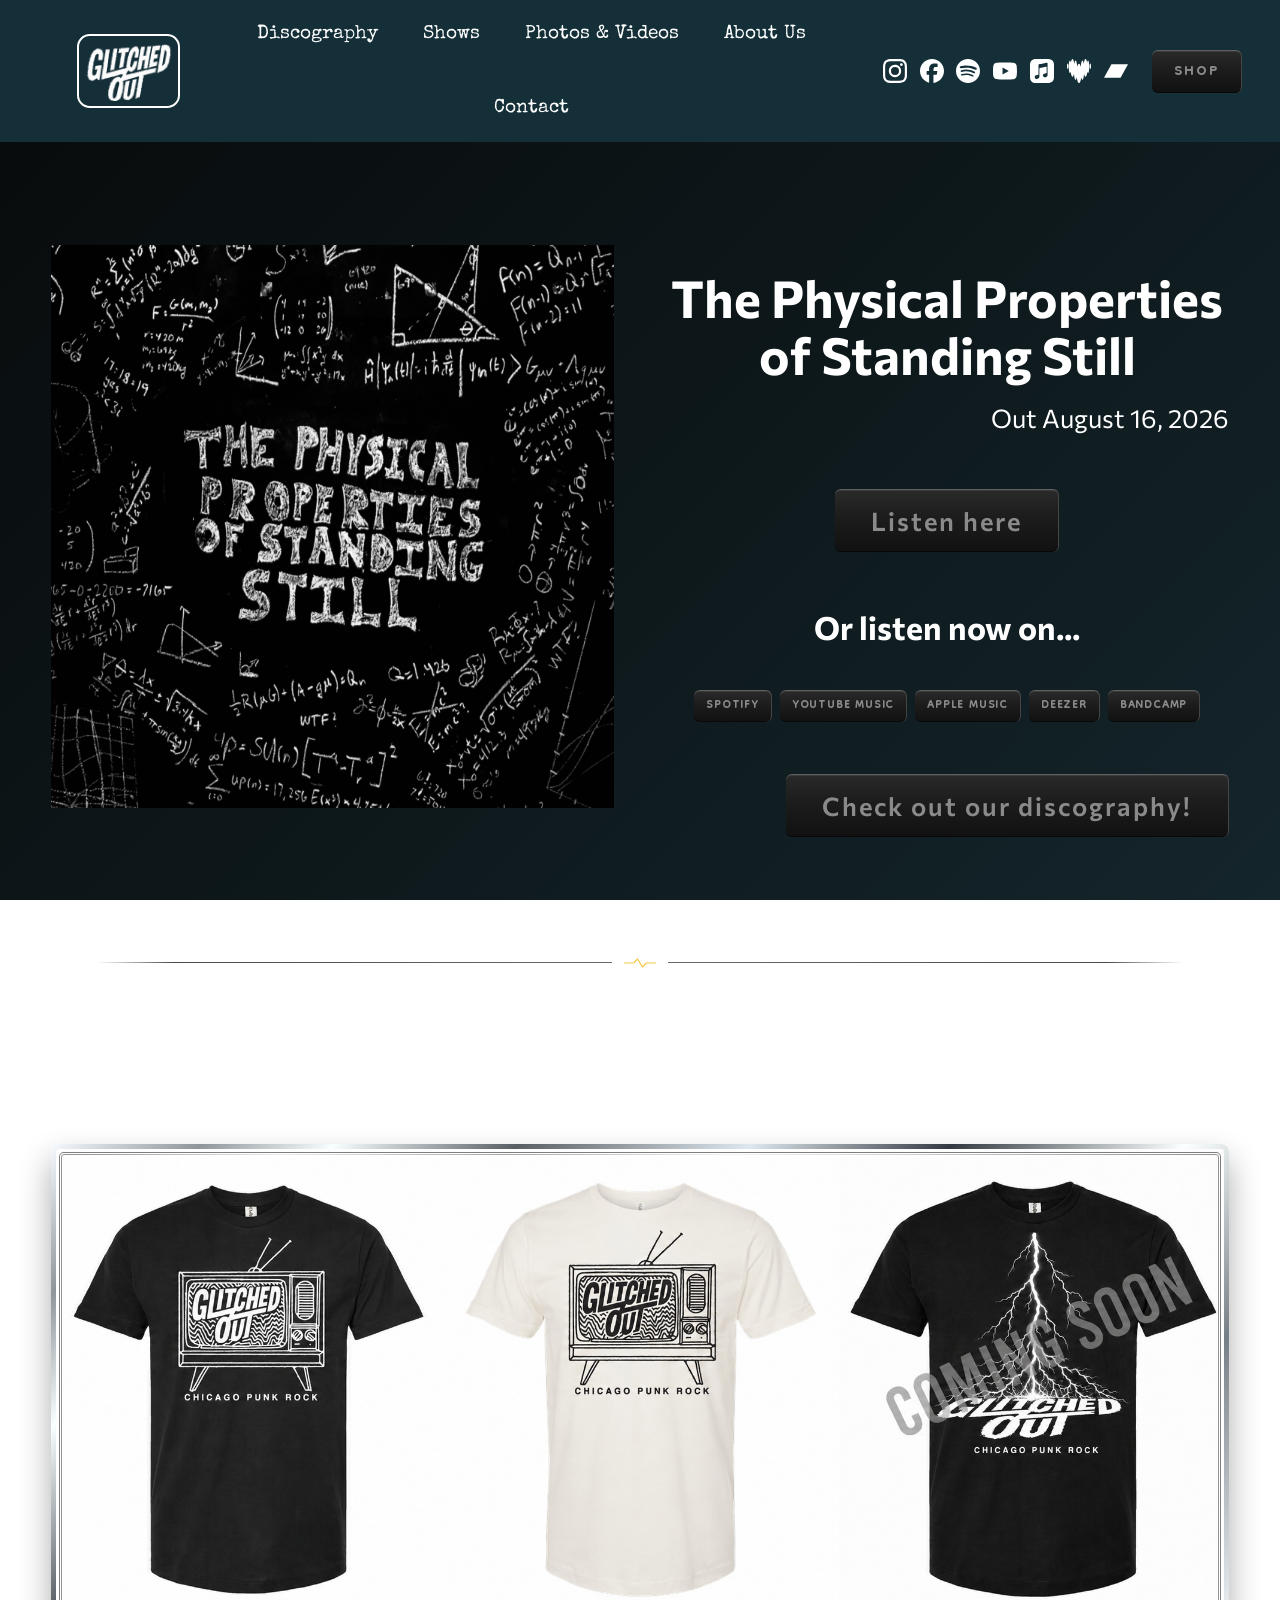
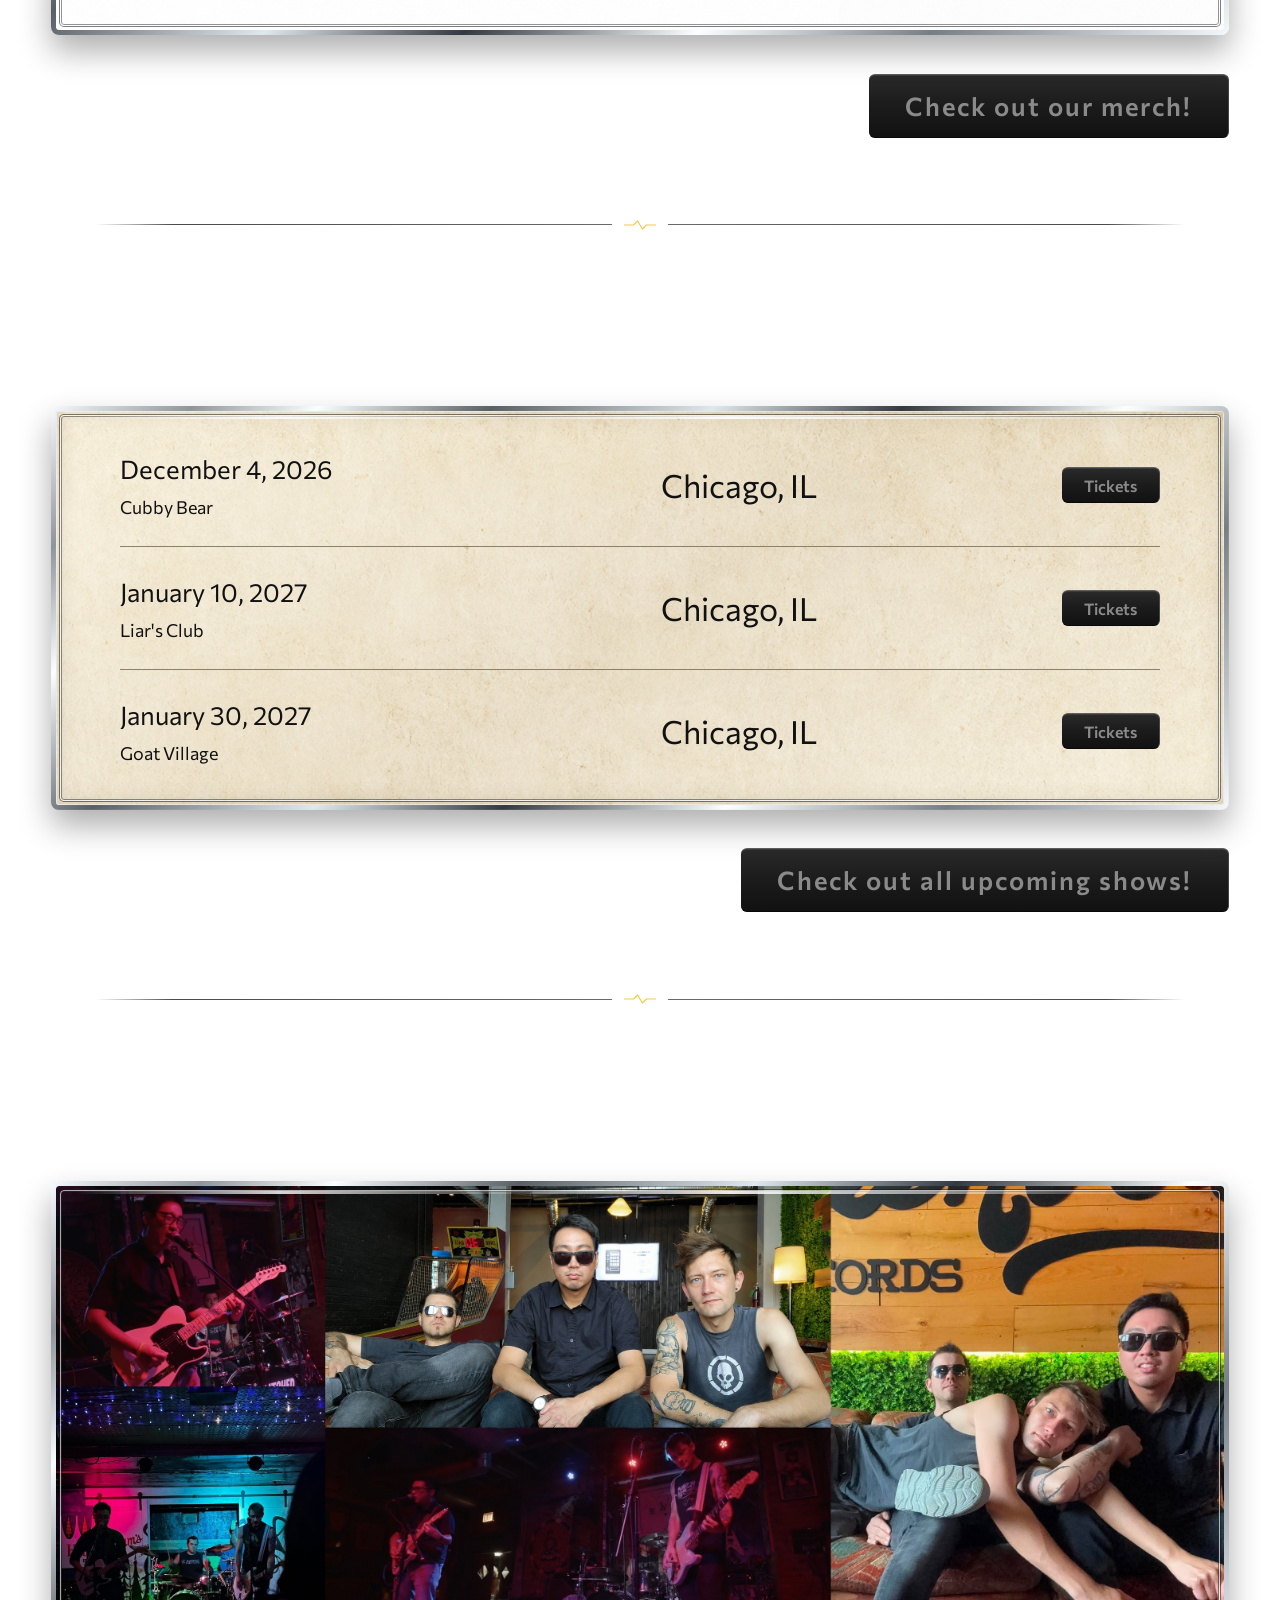
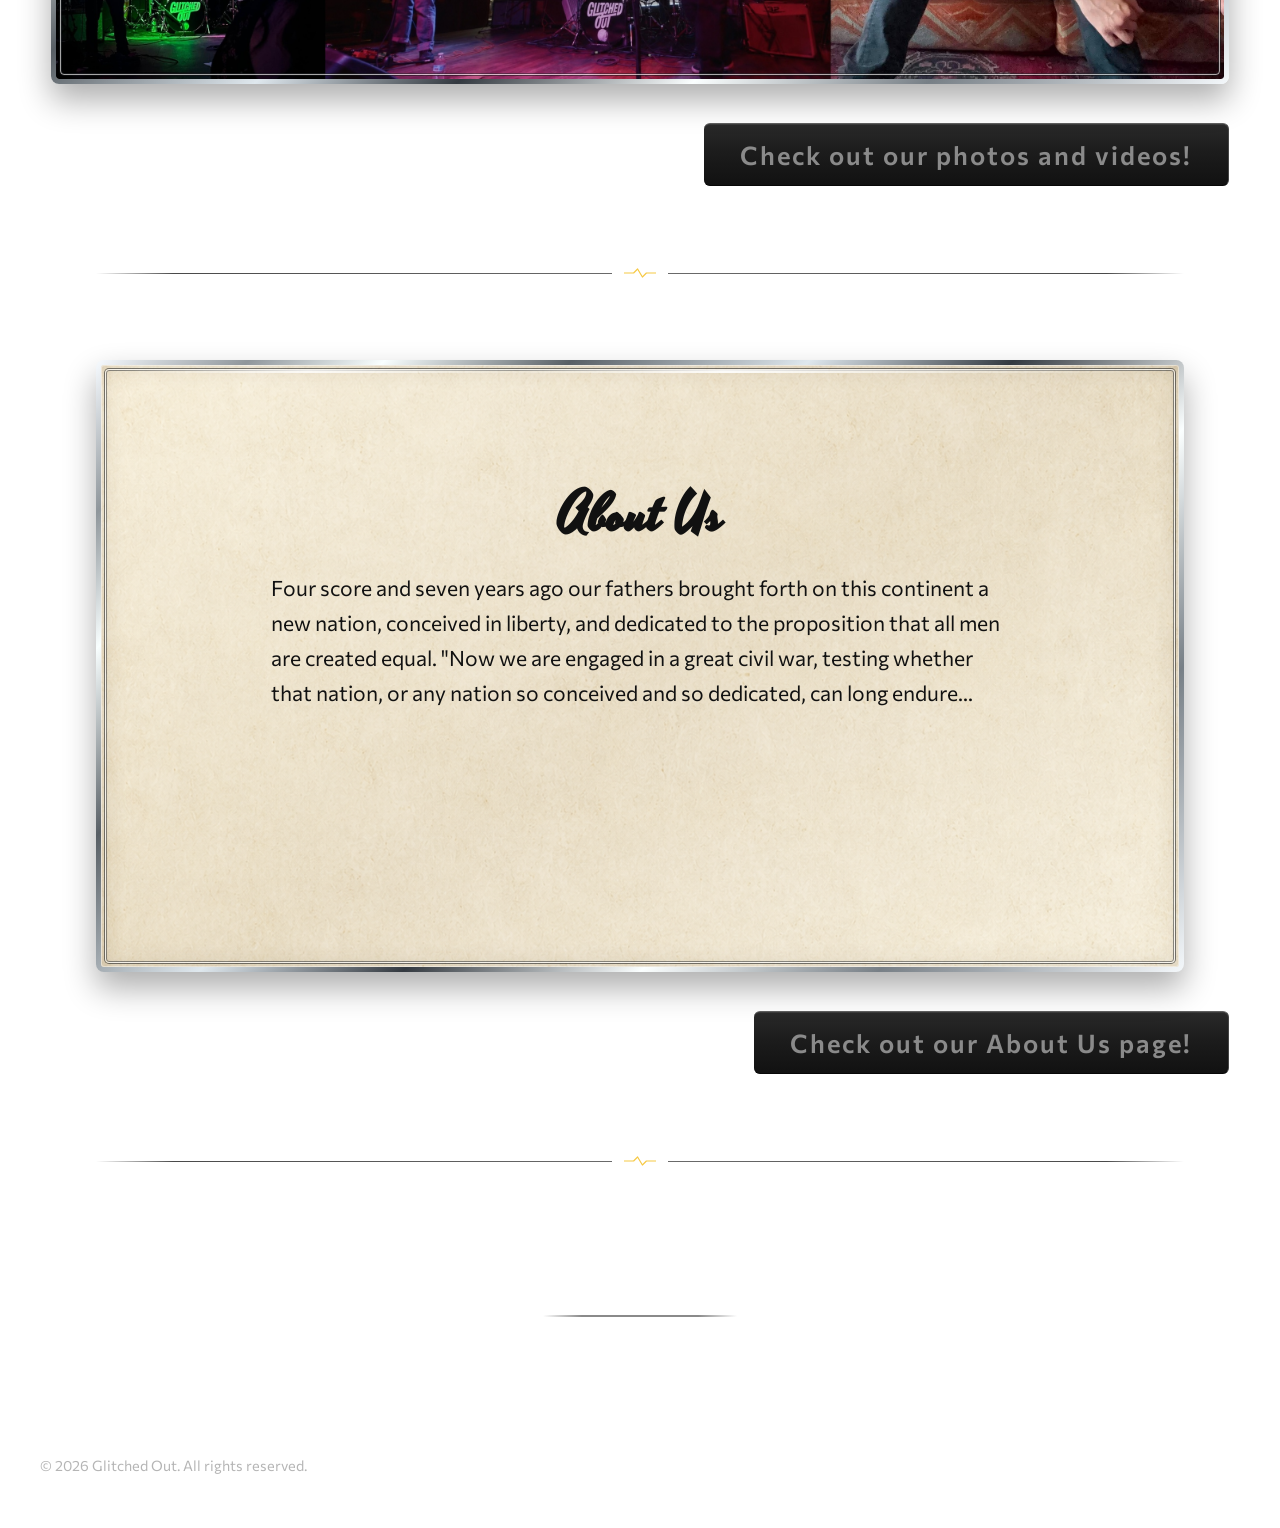
<file: index.html>
<!DOCTYPE html>
<html lang="en">

<head>
    <meta charset="UTF-8">
    <meta name="viewport" content="width=device-width, initial-scale=1.0">

    <title>Home | Glitched Out</title>

    <link rel="icon" type="image/png" href="Images/Favicon/logo.png">
    <link rel="preconnect" href="https://fonts.googleapis.com">
    <link rel="preconnect" href="https://fonts.gstatic.com" crossorigin>
    <link href="https://fonts.googleapis.com/css2?family=Commissioner:wght@100..900&family=Dongle&family=Special+Elite&family=Yesteryear&display=swap" rel="stylesheet">
    <link rel="stylesheet" href="CSS/style.css">
    <link rel="stylesheet" href="CSS/home.css">
    <script src="JS/site.js" defer></script>
</head>

<body data-page="home" data-base="">
    <div data-site-header></div>

    <main>
        <section class="latest-release" data-latest-release>
            <div class="release-artwork">
                <a class="release-artwork-link" href="Releases/EP.ThePhysicalPropertiesOfStandingStill/index.html" aria-label="Open The Physical Properties of Standing Still release page">
                    <img src="Images/HomePage/LatestRelease/album_cover.jpg" alt="Album cover for The Physical Properties of Standing Still">
                </a>
            </div>

            <div class="release-info">
                <div>
                    <h1 class="release-title">The Physical Properties of Standing Still</h1>
                    <p class="release-date">Out August 16, 2026</p>
                </div>

                <a class="button button-red button-large release-listen-button" href="Releases/EP.ThePhysicalPropertiesOfStandingStill/index.html">Listen here</a>

                <div class="listen-section">
                    <h2>Or listen now on...</h2>
                    <div class="streaming-links" data-streaming-links></div>
                </div>

                <a class="button button-red button-large release-cta" href="discography.html">Check out our discography!</a>
            </div>
        </section>

        <div data-section-divider></div>

        <section class="home-section">
            <h2 class="section-title">Merch</h2>
            <div class="section-media-frame">
                <img class="section-media" src="Images/HomePage/Merch/merchbanner.jpg" alt="Merch preview">
            </div>
            <a class="button button-red button-large section-cta" href="shop.html">Check out our merch!</a>
        </section>

        <div data-section-divider></div>

        <section class="home-section">
            <h2 class="section-title">Upcoming Shows</h2>
            <div class="show-list" data-shows data-limit="5"></div>
            <a class="button button-red button-large section-cta" href="shows.html">Check out all upcoming shows!</a>
        </section>

        <div data-section-divider></div>

        <section class="home-section">
            <h2 class="section-title">Photos and Videos</h2>
            <div class="section-media-frame">
                <img class="section-media" src="Images/HomePage/PhotosAndVideos/banner.jpg" alt="Photos and Videos">
            </div>
            <a class="button button-red button-large section-cta" href="photosandvideos.html">Check out our photos and videos!</a>
        </section>

        <div data-section-divider></div>

        <section class="home-section" id="about">
            <div class="biography">
                <div class="bio-text">
                    <h2 class="section-title">About Us</h2>

                    <p>
                        Four score and seven years ago our fathers brought forth on this
                        continent a new nation, conceived in liberty, and dedicated to the
                        proposition that all men are created equal. "Now we are engaged in
                        a great civil war, testing whether that nation, or any nation so
                        conceived and so dedicated, can long endure...
                    </p>
                </div>

            </div>

            <a class="button button-red button-large section-cta" href="aboutus.html">Check out our About Us page!</a>
        </section>

        <div data-section-divider></div>

        <section class="home-section contact" id="contact">
            <h2 class="section-title contact-title">Contact Us!</h2>
            <a href="mailto:glitchedoutchicago@gmail.com">glitchedoutchicago@gmail.com</a>
        </section>
    </main>

    <div data-site-footer></div>
</body>

</html>
</file>
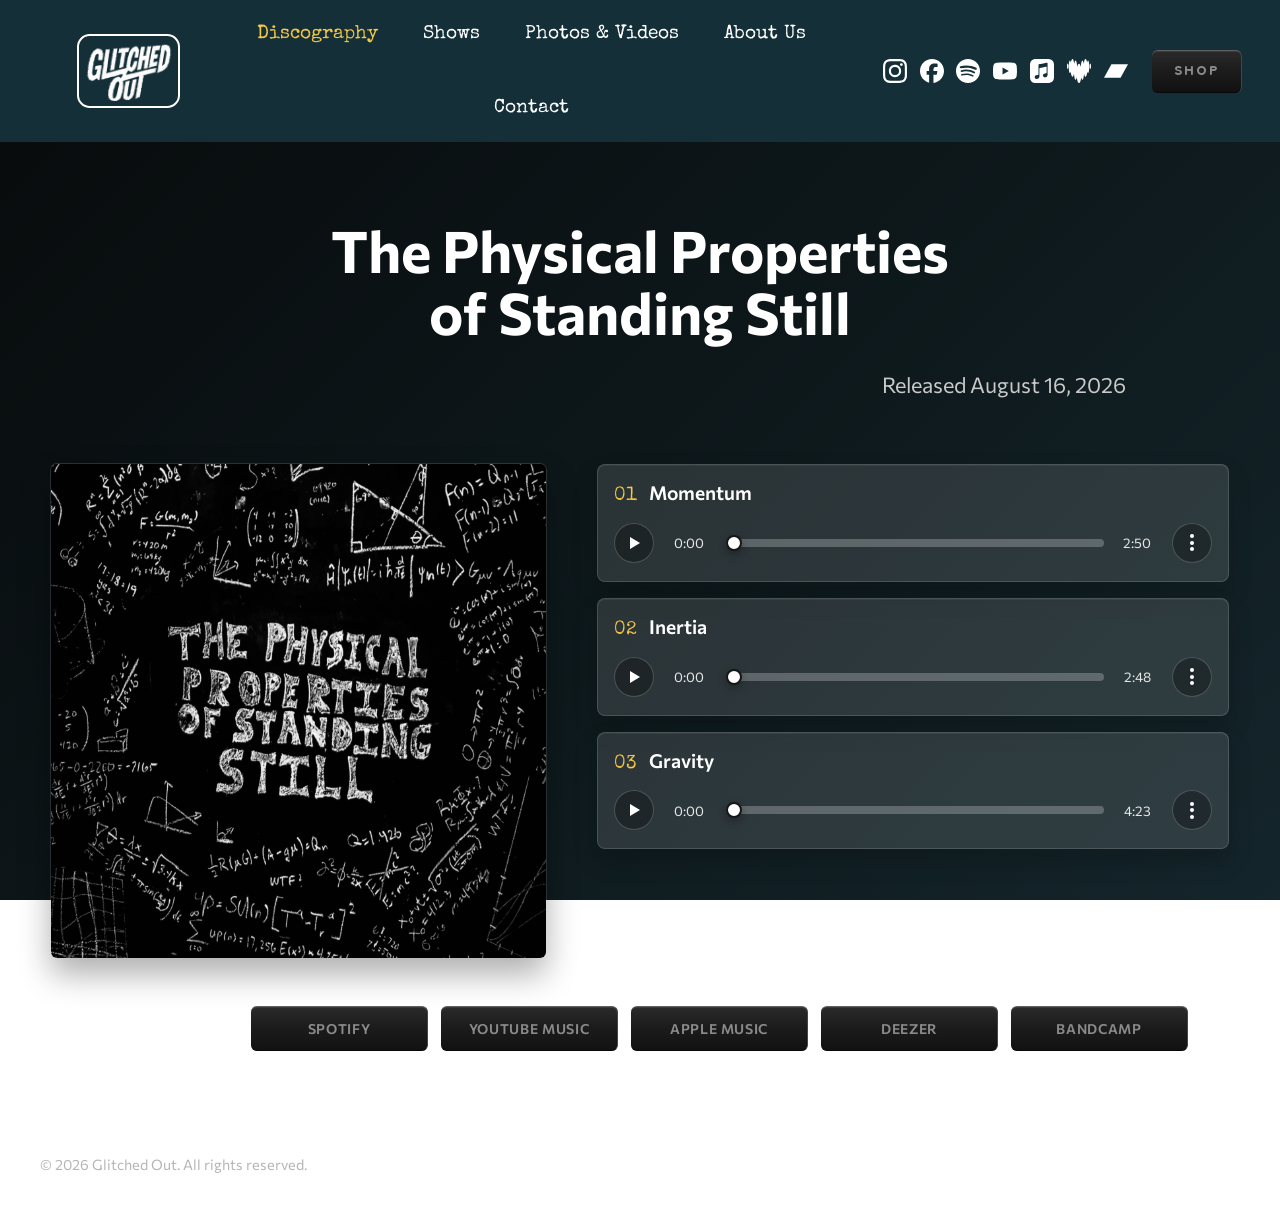
<file: Releases/EP.ThePhysicalPropertiesOfStandingStill/index.html>
<!DOCTYPE html>
<html lang="en">

<head>
    <meta charset="UTF-8">
    <meta name="viewport" content="width=device-width, initial-scale=1.0">

    <title>The Physical Properties of Standing Still | Glitched Out</title>

    <link rel="icon" type="image/png" href="../../Images/Favicon/logo.png">
    <link rel="preconnect" href="https://fonts.googleapis.com">
    <link rel="preconnect" href="https://fonts.gstatic.com" crossorigin>
    <link href="https://fonts.googleapis.com/css2?family=Commissioner:wght@100..900&family=Dongle&family=Special+Elite&family=Yesteryear&display=swap" rel="stylesheet">
    <link rel="stylesheet" href="../../CSS/style.css">
    <link rel="stylesheet" href="../../CSS/release.css">
    <script src="../../JS/site.js" defer></script>
</head>

<body data-page="discography" data-base="../../" data-release="the-physical-properties-of-standing-still">
    <div data-site-header></div>

    <main class="release-page">
        <section data-release-page></section>
    </main>

    <div data-site-footer></div>
</body>

</html>
</file>
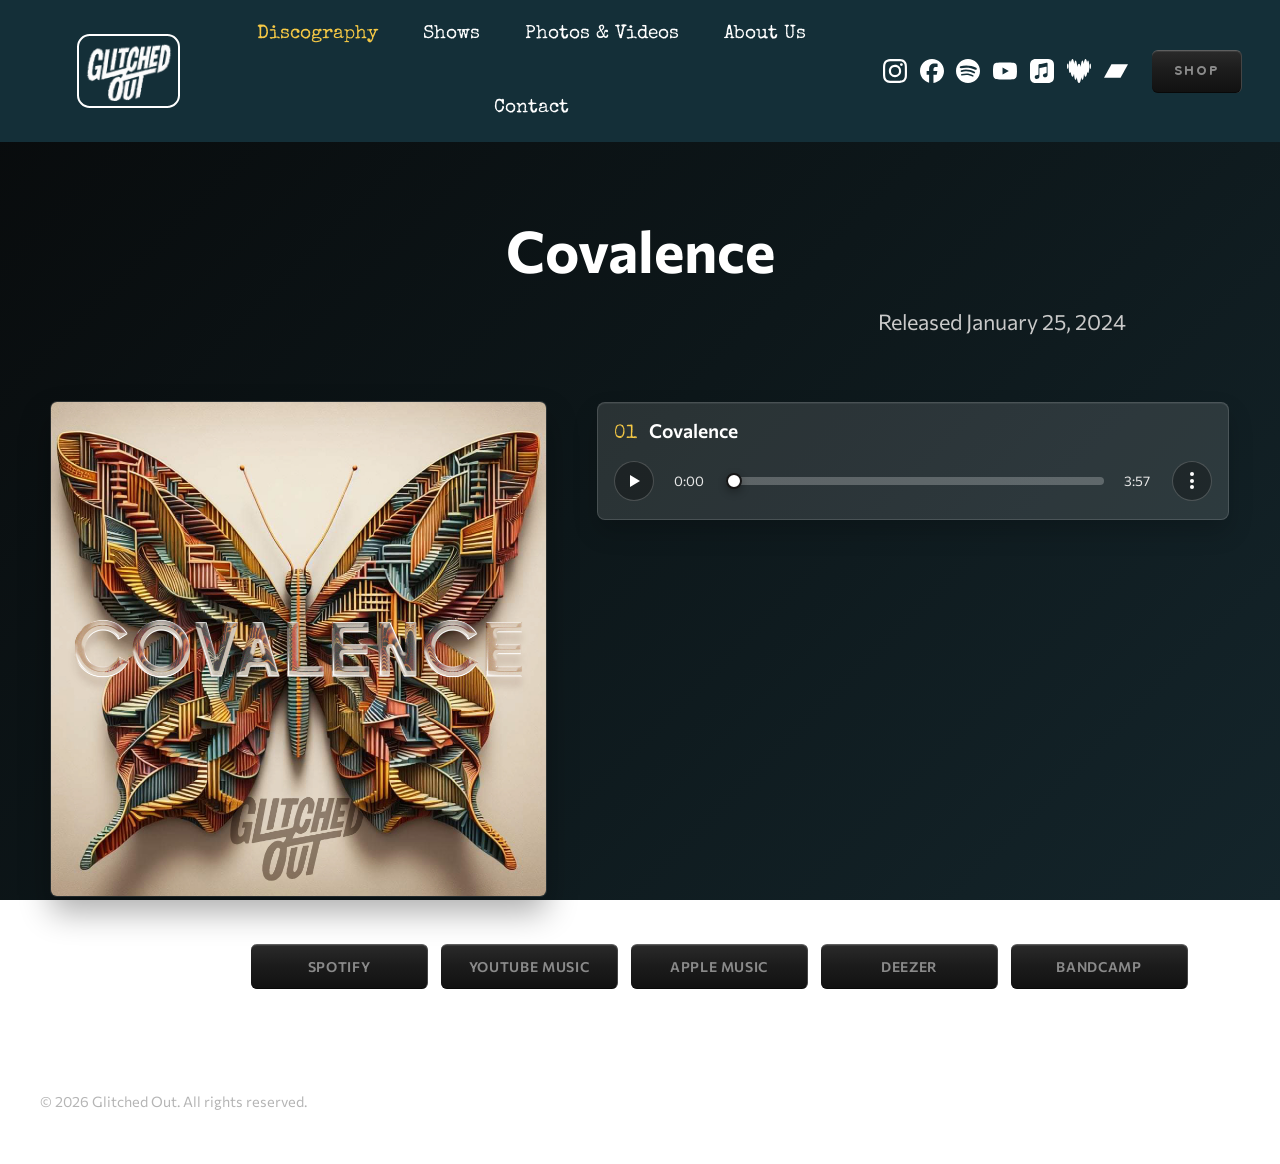
<file: Releases/Single.Covalence/index.html>
<!DOCTYPE html>
<html lang="en">

<head>
    <meta charset="UTF-8">
    <meta name="viewport" content="width=device-width, initial-scale=1.0">

    <title>Covalence | Glitched Out</title>

    <link rel="icon" type="image/png" href="../../Images/Favicon/logo.png">
    <link rel="preconnect" href="https://fonts.googleapis.com">
    <link rel="preconnect" href="https://fonts.gstatic.com" crossorigin>
    <link href="https://fonts.googleapis.com/css2?family=Commissioner:wght@100..900&family=Dongle&family=Special+Elite&family=Yesteryear&display=swap" rel="stylesheet">
    <link rel="stylesheet" href="../../CSS/style.css">
    <link rel="stylesheet" href="../../CSS/release.css">
    <script src="../../JS/site.js" defer></script>
</head>

<body data-page="discography" data-base="../../" data-release="covalence">
    <div data-site-header></div>

    <main class="release-page">
        <section data-release-page></section>
    </main>

    <div data-site-footer></div>
</body>

</html>
</file>
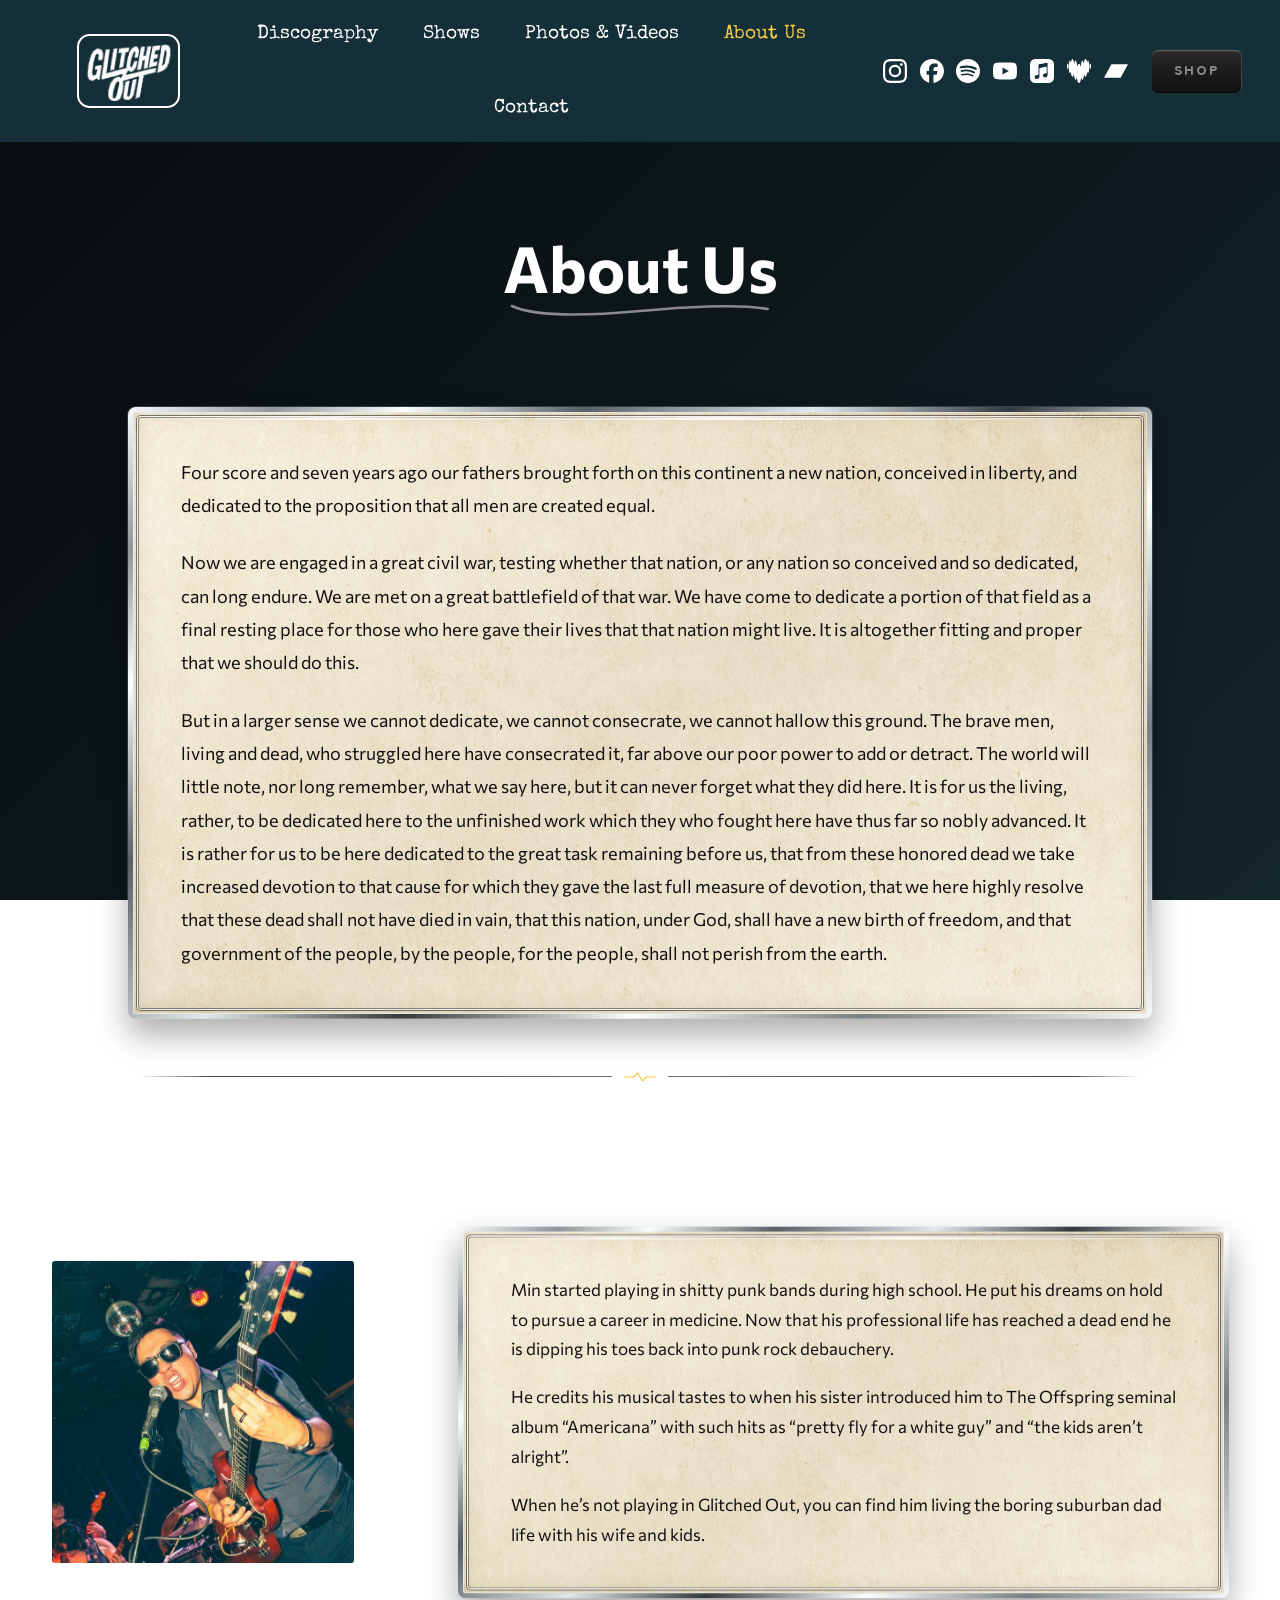
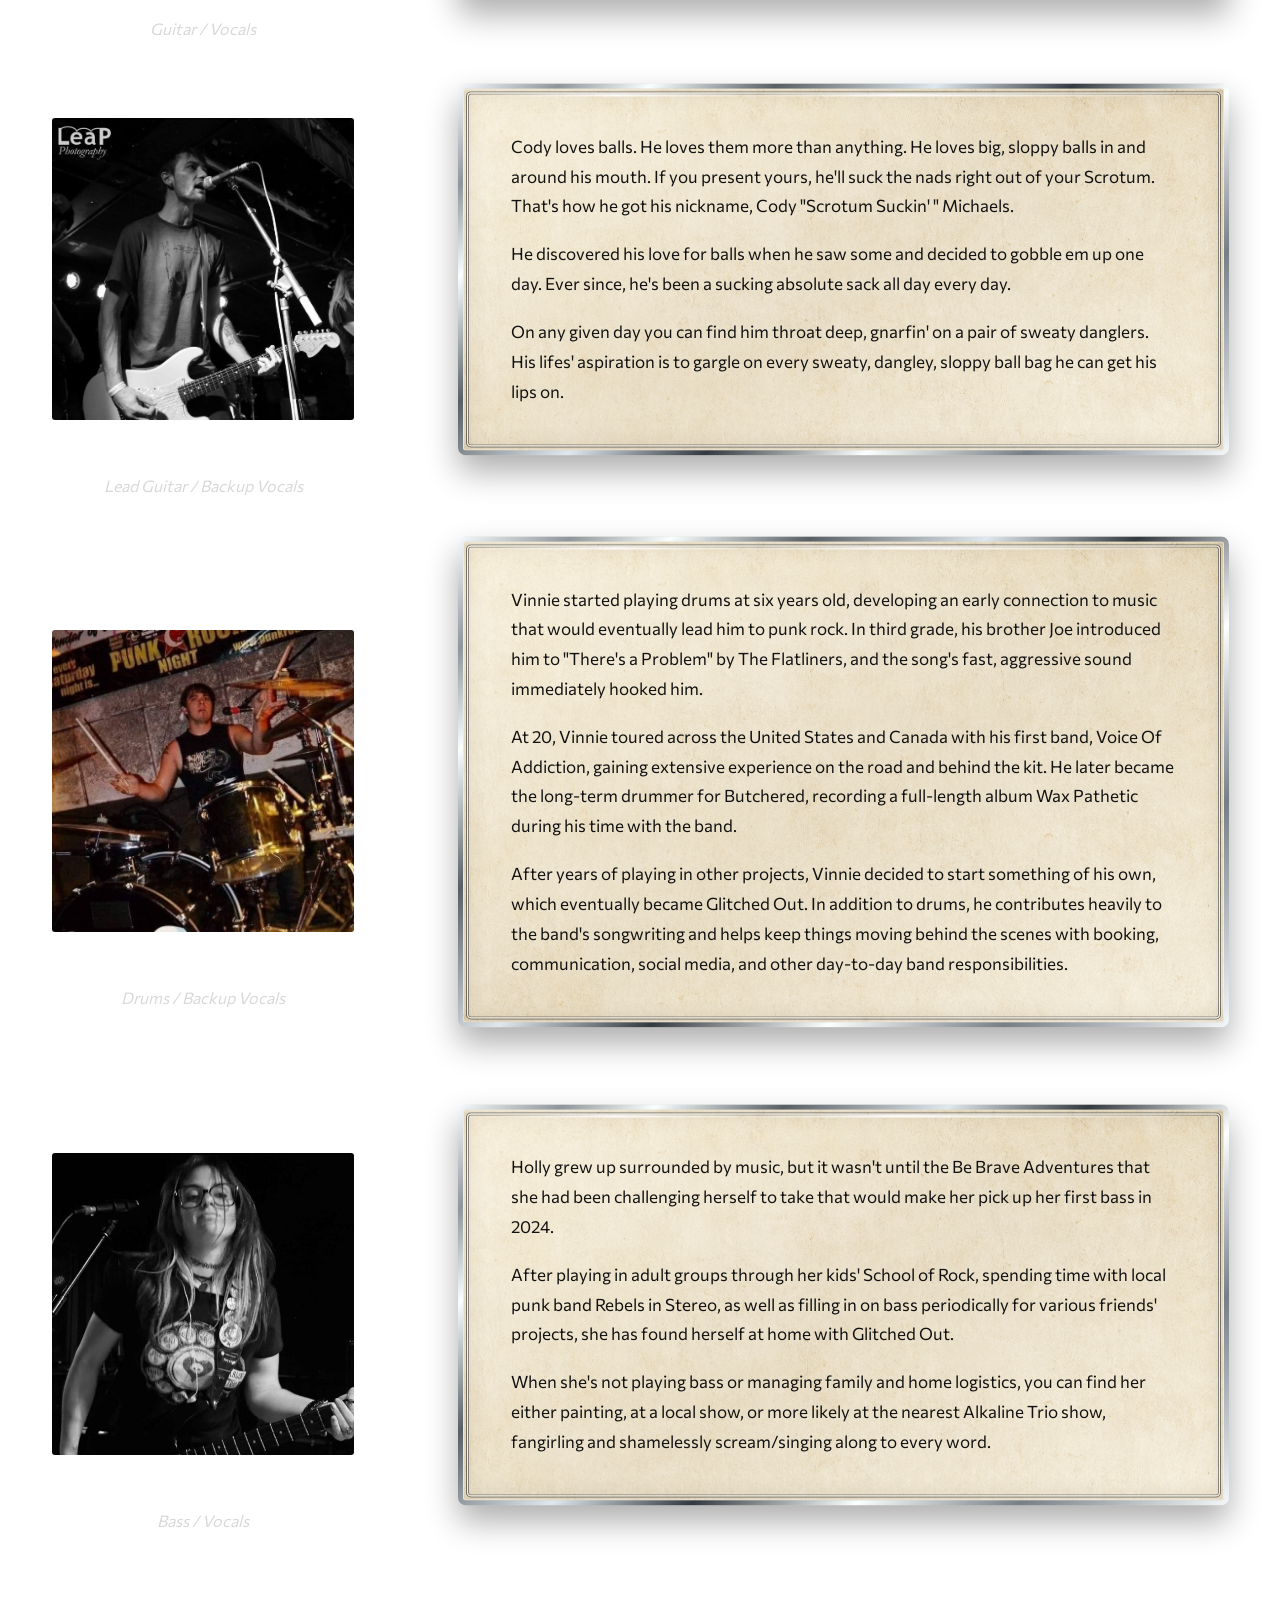
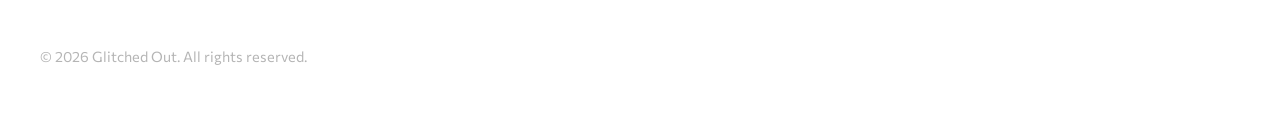
<file: aboutus.html>
<!DOCTYPE html>
<html lang="en">

<head>
    <meta charset="UTF-8">
    <meta name="viewport" content="width=device-width, initial-scale=1.0">

    <title>About Us | Glitched Out</title>

    <link rel="icon" type="image/png" href="Images/Favicon/logo.png">
    <link rel="preconnect" href="https://fonts.googleapis.com">
    <link rel="preconnect" href="https://fonts.gstatic.com" crossorigin>
    <link href="https://fonts.googleapis.com/css2?family=Commissioner:wght@100..900&family=Dongle&family=Special+Elite&family=Yesteryear&display=swap" rel="stylesheet">
    <link rel="stylesheet" href="CSS/style.css">
    <link rel="stylesheet" href="CSS/aboutus.css">
    <script src="JS/site.js" defer></script>
</head>

<body data-page="about" data-base="">
    <div data-site-header></div>

    <main class="about-page">
        <section class="band-section" aria-labelledby="about-title">
            <h1 class="page-title" id="about-title">About Us</h1>

            <div class="band-bio bio-parchment">
                <p>
                    Four score and seven years ago our fathers brought forth on this
                    continent a new nation, conceived in liberty, and dedicated to the
                    proposition that all men are created equal.
                </p>

                <p>
                    Now we are engaged in a great civil war, testing whether that nation,
                    or any nation so conceived and so dedicated, can long endure. We are
                    met on a great battlefield of that war. We have come to dedicate a
                    portion of that field as a final resting place for those who here gave
                    their lives that that nation might live. It is altogether fitting and
                    proper that we should do this.
                </p>

                <p>
                    But in a larger sense we cannot dedicate, we cannot consecrate, we 
                    cannot hallow this ground. The brave men, living and dead, who
                    struggled here have consecrated it, far above our poor power to add
                    or detract. The world will little note, nor long remember, what we say
                    here, but it can never forget what they did here. It is for us the
                    living, rather, to be dedicated here to the unfinished work which
                    they who fought here have thus far so nobly advanced. It is rather
                    for us to be here dedicated to the great task remaining before us,
                    that from these honored dead we take increased devotion to that
                    cause for which they gave the last full measure of devotion, that
                    we here highly resolve that these dead shall not have died in vain,
                    that this nation, under God, shall have a new birth of freedom,
                    and that government of the people, by the people, for the people,
                    shall not perish from the earth.
                </p>
            </div>
        </section>

        <div data-section-divider></div>

        <section class="members-section" aria-labelledby="members-title">
            <h2 class="members-title" id="members-title">Members</h2>
            <div class="members-list" data-about-members></div>
        </section>
    </main>

    <div data-site-footer></div>
</body>

</html>
</file>
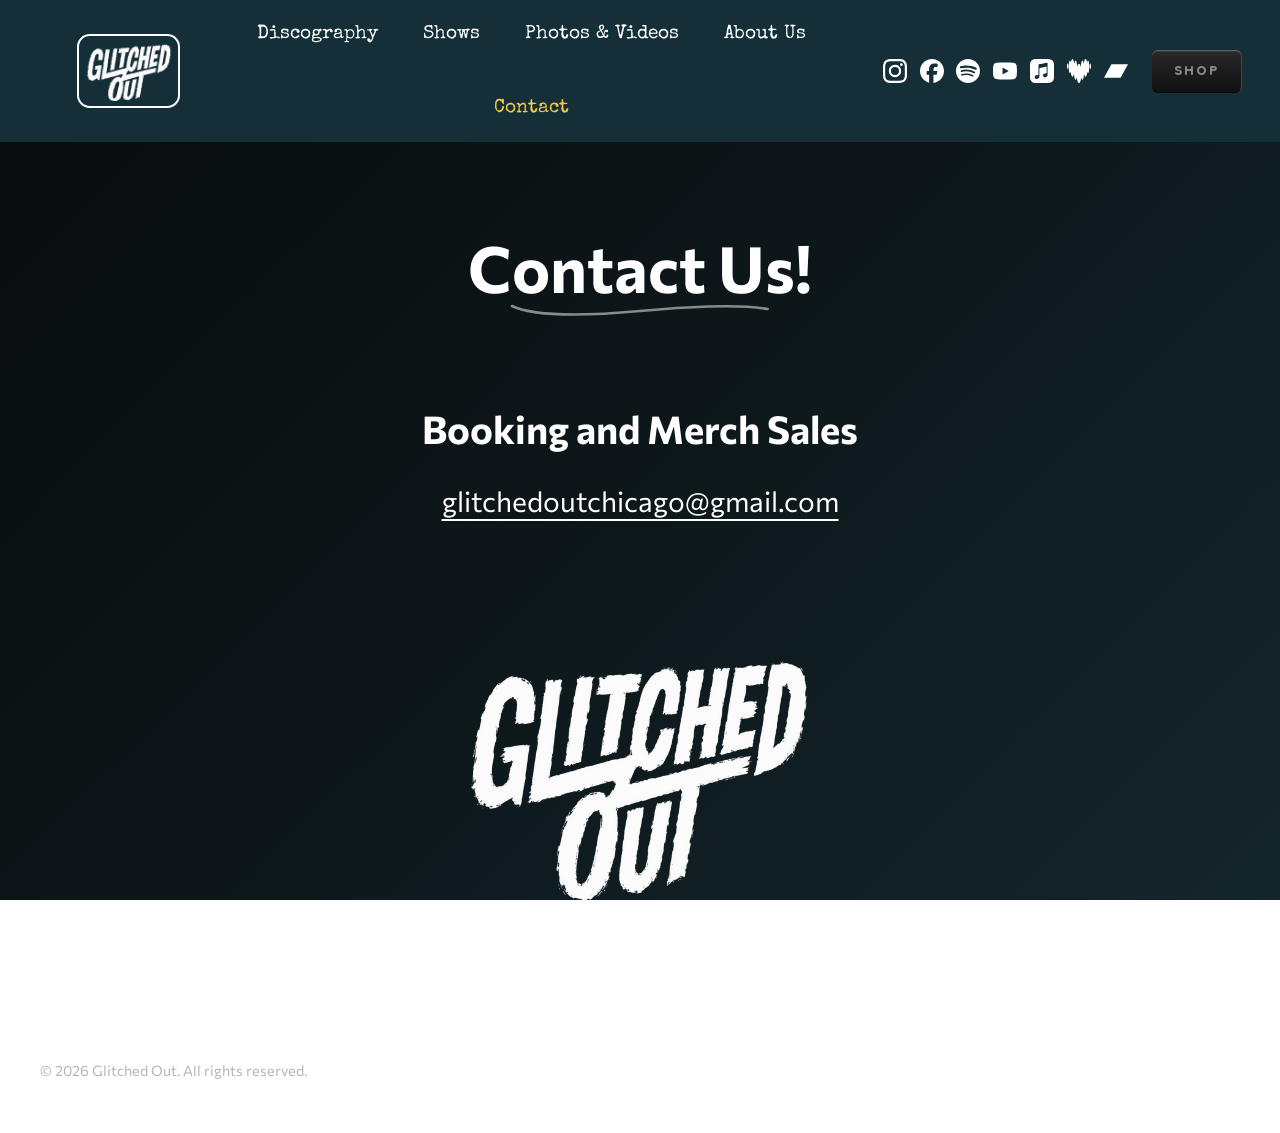
<file: contact.html>
<!DOCTYPE html>
<html lang="en">

<head>
    <meta charset="UTF-8">
    <meta name="viewport" content="width=device-width, initial-scale=1.0">

    <title>Contact | Glitched Out</title>

    <link rel="icon" type="image/png" href="Images/Favicon/logo.png">
    <link rel="preconnect" href="https://fonts.googleapis.com">
    <link rel="preconnect" href="https://fonts.gstatic.com" crossorigin>
    <link href="https://fonts.googleapis.com/css2?family=Commissioner:wght@100..900&family=Dongle&family=Special+Elite&family=Yesteryear&display=swap" rel="stylesheet">
    <link rel="stylesheet" href="CSS/style.css">
    <link rel="stylesheet" href="CSS/contact.css">
    <script src="JS/site.js" defer></script>
</head>

<body data-page="contact" data-base="">
    <div data-site-header></div>

    <main class="contact-page">
        <section class="contact-section" aria-labelledby="contact-title">
            <h1 class="page-title" id="contact-title">Contact Us!</h1>

            <div class="contact-details">
                <h2>Booking and Merch Sales</h2>
                <a class="contact-email" href="mailto:glitchedoutchicago@gmail.com">glitchedoutchicago@gmail.com</a>
                <img class="contact-logo" src="Images/Contact/logo.png" alt="Glitched Out logo">
            </div>
        </section>
    </main>

    <div data-site-footer></div>
</body>

</html>
</file>
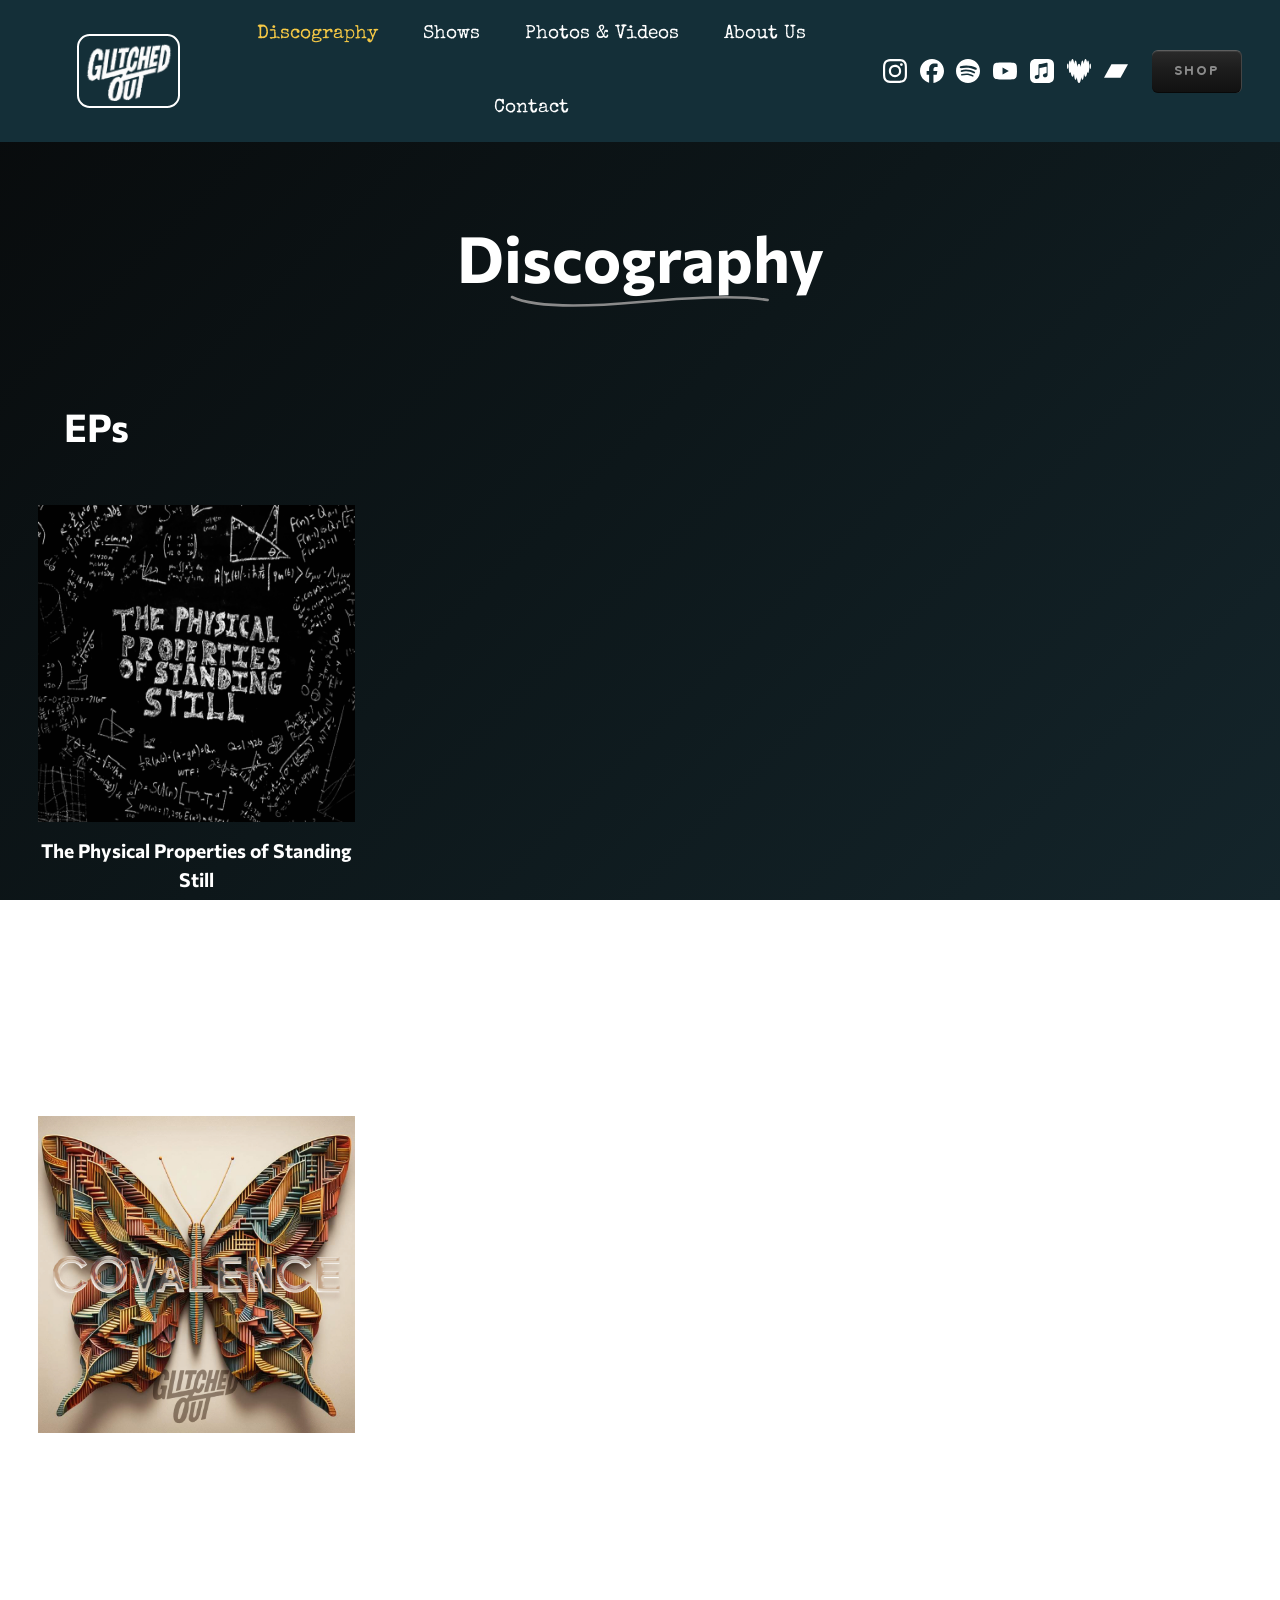
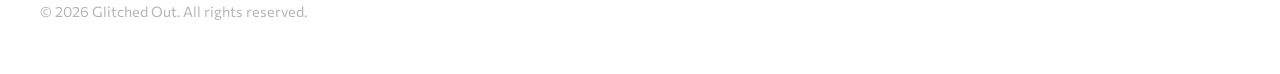
<file: discography.html>
<!DOCTYPE html>
<html lang="en">

<head>
    <meta charset="UTF-8">
    <meta name="viewport" content="width=device-width, initial-scale=1.0">

    <title>Discography | Glitched Out</title>

    <link rel="icon" type="image/png" href="Images/Favicon/logo.png">
    <link rel="preconnect" href="https://fonts.googleapis.com">
    <link rel="preconnect" href="https://fonts.gstatic.com" crossorigin>
    <link href="https://fonts.googleapis.com/css2?family=Commissioner:wght@100..900&family=Dongle&family=Special+Elite&family=Yesteryear&display=swap" rel="stylesheet">
    <link rel="stylesheet" href="CSS/style.css">
    <link rel="stylesheet" href="CSS/discography.css">
    <script src="JS/site.js" defer></script>
</head>

<body data-page="discography" data-base="">
    <div data-site-header></div>

    <main>
        <section class="discography">
            <h1 class="page-title">Discography</h1>
            <div data-discography></div>
        </section>
    </main>

    <div data-site-footer></div>
</body>

</html>
</file>
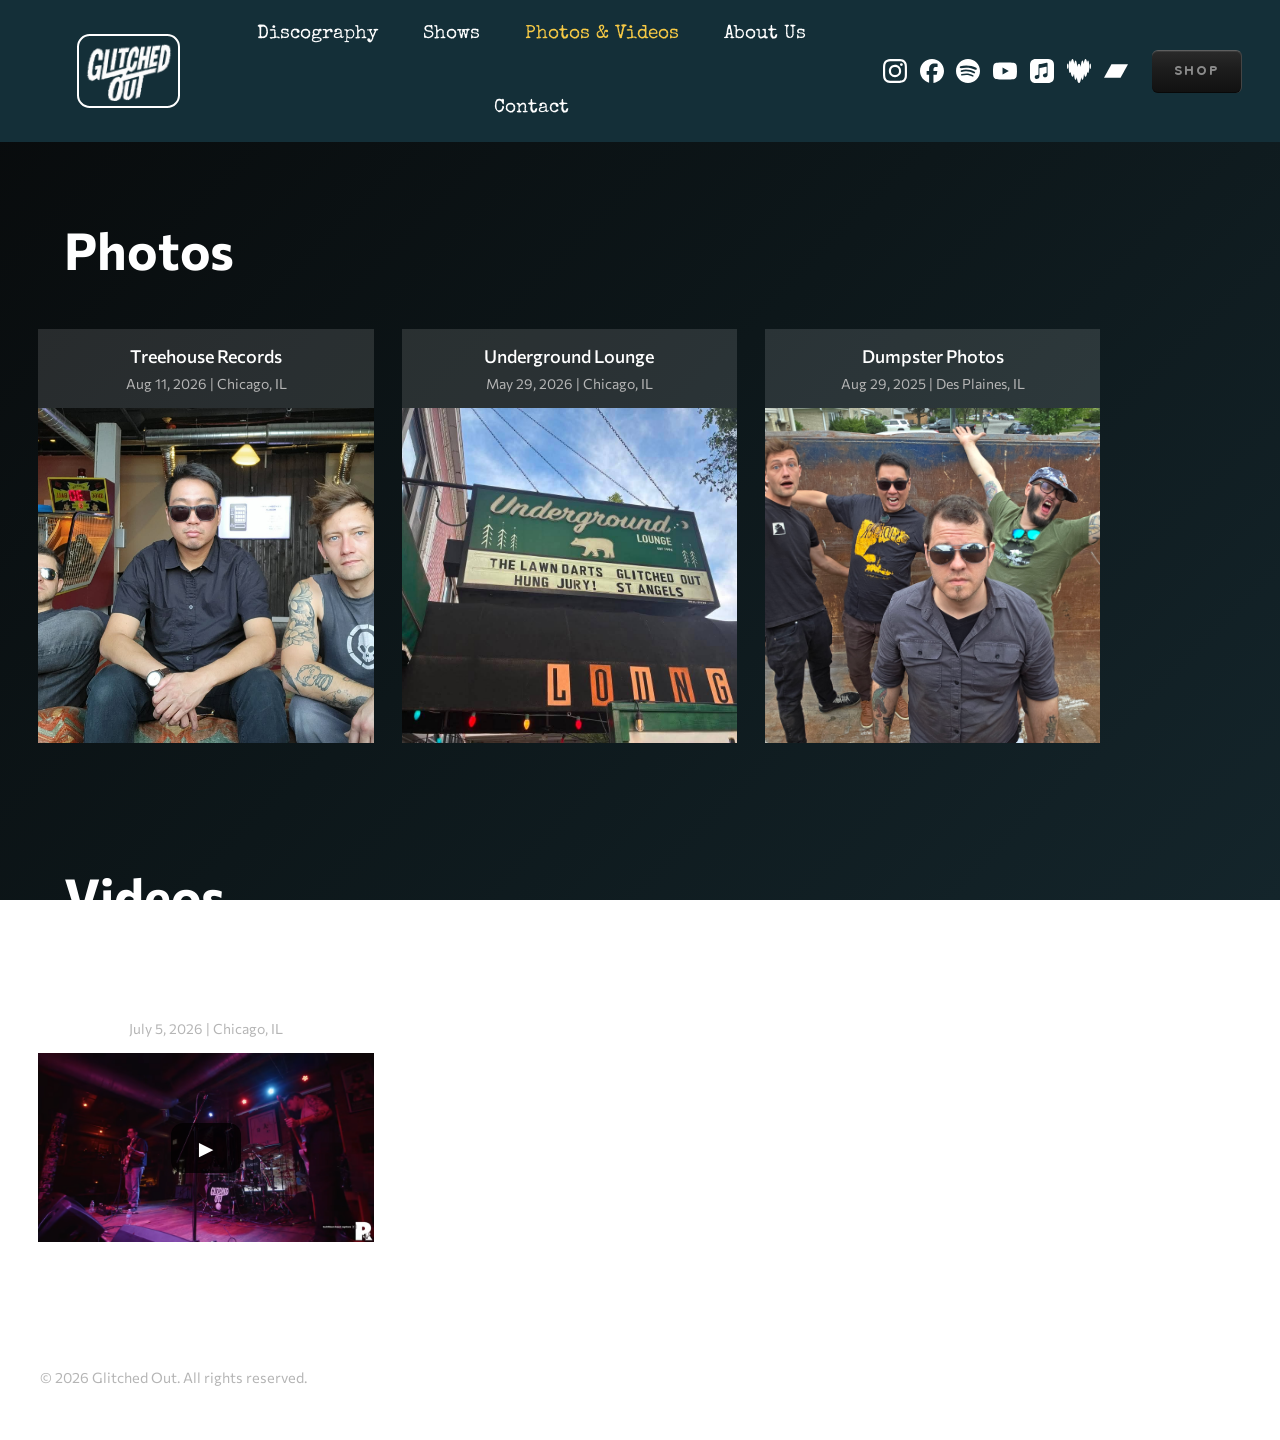
<file: photosandvideos.html>
<!DOCTYPE html>
<html lang="en">

<head>
    <meta charset="UTF-8">
    <meta name="viewport" content="width=device-width, initial-scale=1.0">

    <title>Photos & Videos | Glitched Out</title>

    <link rel="icon" type="image/png" href="Images/Favicon/logo.png">
    <link rel="preconnect" href="https://fonts.googleapis.com">
    <link rel="preconnect" href="https://fonts.gstatic.com" crossorigin>
    <link href="https://fonts.googleapis.com/css2?family=Commissioner:wght@100..900&family=Dongle&family=Special+Elite&family=Yesteryear&display=swap" rel="stylesheet">
    <link rel="stylesheet" href="CSS/style.css">
    <link rel="stylesheet" href="CSS/photosandvideos.css">
    <script src="JS/site.js" defer></script>
</head>

<body data-page="photos" data-base="">
    <div data-site-header></div>

    <main>
        <section class="media-page">
            <section class="media-section">
                <h1 class="media-section-title">Photos</h1>

                <div class="carousel media-carousel">
                    <button class="carousel-arrow carousel-arrow-left" type="button" aria-label="Scroll photos left" data-carousel-prev>&#10094;</button>
                    <div class="carousel-track media-track" data-photo-albums></div>
                    <button class="carousel-arrow carousel-arrow-right" type="button" aria-label="Scroll photos right" data-carousel-next>&#10095;</button>
                </div>
            </section>

            <section class="media-section">
                <h2 class="media-section-title">Videos</h2>

                <div class="carousel media-carousel">
                    <button class="carousel-arrow carousel-arrow-left" type="button" aria-label="Scroll videos left" data-carousel-prev>&#10094;</button>
                    <div class="carousel-track media-track" data-videos></div>
                    <button class="carousel-arrow carousel-arrow-right" type="button" aria-label="Scroll videos right" data-carousel-next>&#10095;</button>
                </div>
            </section>
        </section>
    </main>

    <div data-site-footer></div>
</body>

</html>
</file>
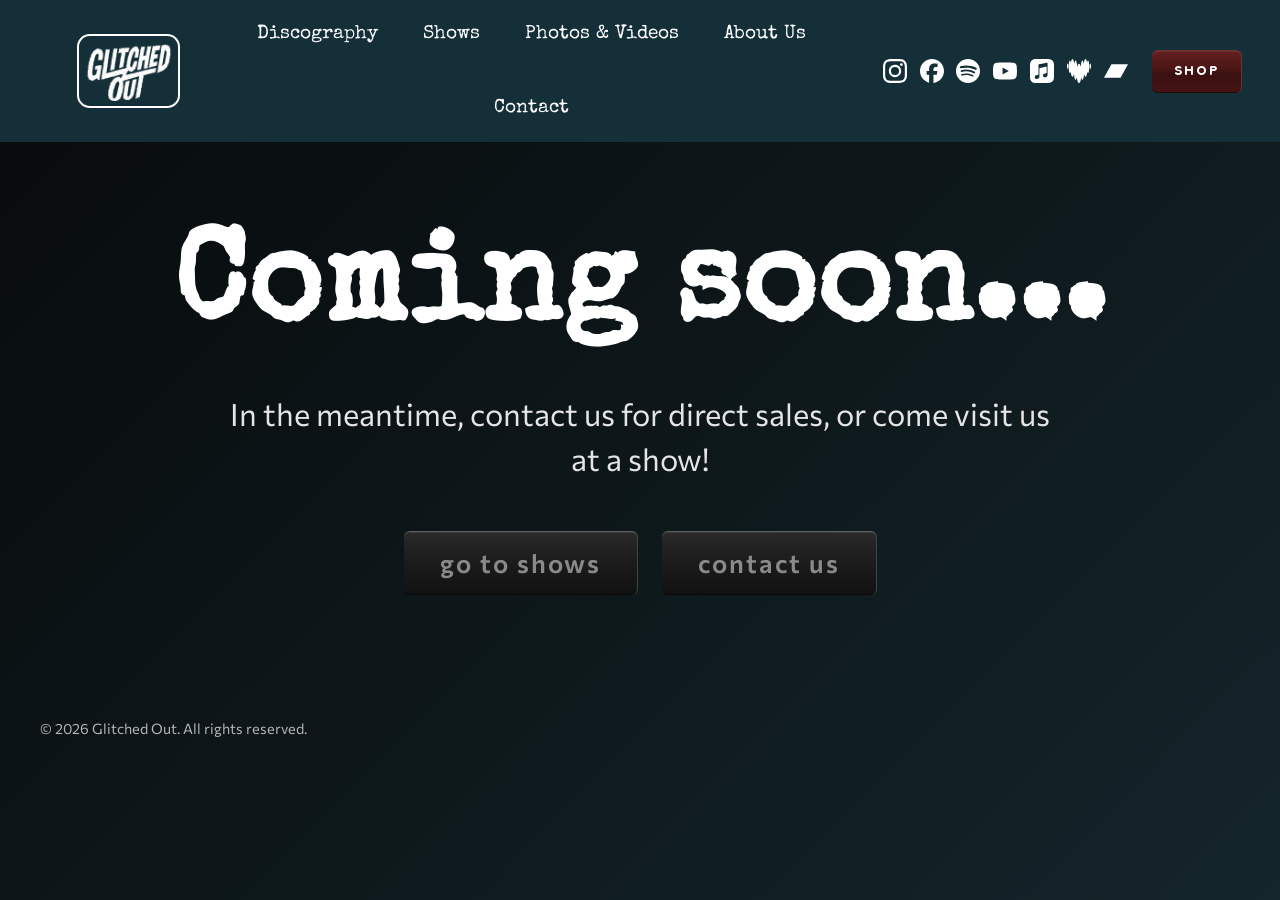
<file: shop.html>
<!DOCTYPE html>
<html lang="en">

<head>
    <meta charset="UTF-8">
    <meta name="viewport" content="width=device-width, initial-scale=1.0">

    <title>Shop | Glitched Out</title>

    <link rel="icon" type="image/png" href="Images/Favicon/logo.png">
    <link rel="preconnect" href="https://fonts.googleapis.com">
    <link rel="preconnect" href="https://fonts.gstatic.com" crossorigin>
    <link href="https://fonts.googleapis.com/css2?family=Commissioner:wght@100..900&family=Dongle&family=Special+Elite&family=Yesteryear&display=swap" rel="stylesheet">
    <link rel="stylesheet" href="CSS/style.css">
    <link rel="stylesheet" href="CSS/shop.css">
    <script src="JS/site.js" defer></script>
</head>

<body data-page="shop" data-base="">
    <div data-site-header></div>

    <main class="shop-page">
        <section class="shop-coming-soon" aria-labelledby="shop-title">
            <h1 class="shop-coming-title" id="shop-title">Coming soon...</h1>
            <p class="shop-copy">In the meantime, contact us for direct sales, or come visit us at a show!</p>

            <div class="shop-actions" aria-label="Shop alternatives">
                <a class="button button-blue button-large" href="shows.html">go to shows</a>
                <a class="button button-red button-large" href="contact.html">contact us</a>
            </div>
        </section>
    </main>

    <div data-site-footer></div>
</body>

</html>
</file>
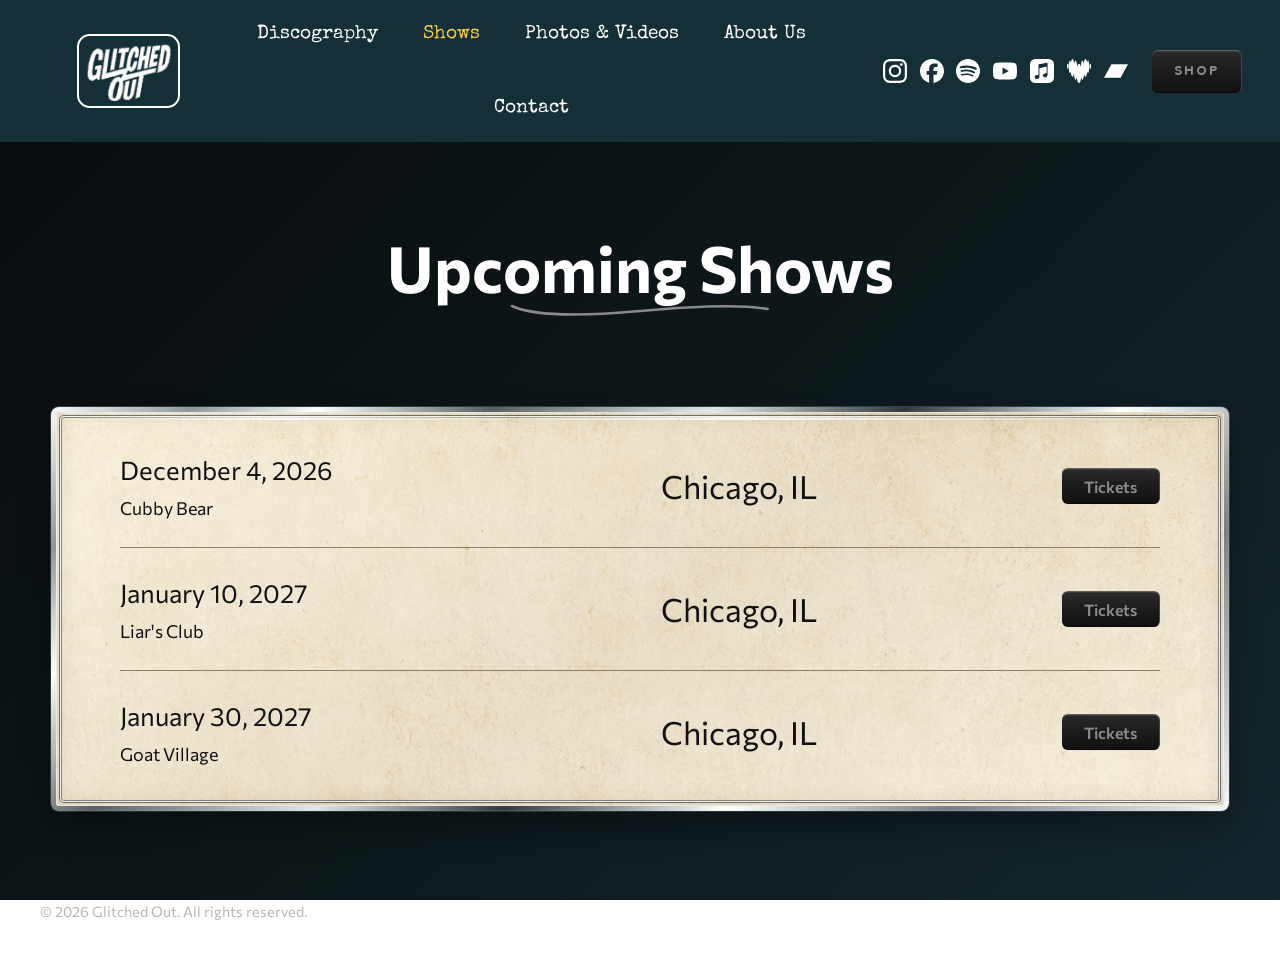
<file: shows.html>
<!DOCTYPE html>
<html lang="en">

<head>
    <meta charset="UTF-8">
    <meta name="viewport" content="width=device-width, initial-scale=1.0">

    <title>Shows | Glitched Out</title>

    <link rel="icon" type="image/png" href="Images/Favicon/logo.png">
    <link rel="preconnect" href="https://fonts.googleapis.com">
    <link rel="preconnect" href="https://fonts.gstatic.com" crossorigin>
    <link href="https://fonts.googleapis.com/css2?family=Commissioner:wght@100..900&family=Dongle&family=Special+Elite&family=Yesteryear&display=swap" rel="stylesheet">
    <link rel="stylesheet" href="CSS/style.css">
    <link rel="stylesheet" href="CSS/shows.css">
    <script src="JS/site.js" defer></script>
</head>

<body data-page="shows" data-base="">
    <div data-site-header></div>

    <main class="shows-page">
        <section class="shows-section">
            <h1 class="page-title">Upcoming Shows</h1>
            <div class="show-list" data-shows></div>
        </section>
    </main>

    <div data-site-footer></div>
</body>

</html>
</file>
<file: CSS/style.css>
/* ========================================
   Variables / Global
======================================== */

:root {
    --background-main: linear-gradient(
        135deg,
        #080a0b 0%,
        #0d171a 50%,
        #14252b 100%
    );
    --color-header: #142f38;
    --color-text: #fff;
    --color-text-muted: #8a8a8a;
    --color-page-rule: #8a8a8a;
    --color-parchment: #d8cfb8;
    --color-parchment-line: #8c8068;
    --color-arrow-rgb: 120, 120, 120;
    --color-arrow-hover-rgb: 255, 255, 255;

    --font-body: "Commissioner", sans-serif;
    --font-display: "Special Elite", monospace;
    --font-button-alt: "Dongle", sans-serif;

    --content-max: 110rem;
    --page-gutter: clamp(1.25rem, 4vw, 4.5rem);
    --header-float-space: clamp(0.5rem, 1.4vw, 1.125rem);
    --header-float-inset: clamp(0.75rem, 3vw, 2.5rem);
    --show-parchment-image: url("../Images/Shows/parchment.png");
    --carousel-edge-gutter: 3vw;
    --carousel-card-width: clamp(15rem, calc((100vw - 8.75rem) / 3.6), 30rem);
    --carousel-arrow-top: 50%;
    --carousel-hover-scale: 1.03;
}

* {
    box-sizing: border-box;
}

html {
    scroll-behavior: smooth;
}

body {
    margin: 0;

    background: var(--background-main);
    background-attachment: fixed;
    background-size: 100vw 100vh;

    color: var(--color-text);
    font-family: var(--font-body);
    line-height: 1.5;
}

img {
    display: block;
    max-width: 100%;
}

button {
    font: inherit;
    cursor: pointer;
}

/* ========================================
   Buttons
======================================== */

.button {
    display: inline-block;
    padding: 0.5rem 1.375rem;

    border: 0;
    border-top: 1px solid #5f5f5f;
    border-right: 1px solid #454545;
    border-radius: 0.375rem;

    background: linear-gradient(
        to bottom,
        #2a2a2a 0%,
        #1c1c1c 45%,
        #111 100%
    );

    box-shadow:
        inset 0 1px 0 rgba(255, 255, 255, 0.08),
        inset 0 -1px 0 rgba(0, 0, 0, 0.5);

    color: var(--color-text-muted);
    text-align: center;
    text-decoration: none;
    font-weight: 600;
    line-height: 1.2;

    transition:
        background 0.2s ease,
        color 0.2s ease,
        border-color 0.2s ease,
        padding 0.28s ease,
        font-size 0.28s ease,
        transform 0.2s ease,
        box-shadow 0.2s ease;
}

.button:active {
    transform: translateY(0);
}

.button:focus-visible,
.main-nav a:focus-visible,
.social-links a:focus-visible,
.logo:focus-visible,
.mobile-menu-toggle:focus-visible {
    outline: 2px solid currentColor;
    outline-offset: 4px;
}

.button-large {
    padding: 1rem 2.25rem;
    font-size: clamp(1.125rem, 2vw, 1.875rem);
    letter-spacing: 0.125rem;
}

.shop-button {
    font-family: var(--font-button-alt);
    font-size: 1.375rem;
    letter-spacing: 0.125rem;
}

.shop-button[aria-current="page"] {
    color: #fff;
    border-color: #713030;
    background: linear-gradient(
        to bottom,
        #651f1f 0%,
        #491515 45%,
        #3a1010 55%,
        #461313 100%
    );
}

@media (hover: hover) {
    .button:hover {
        transform: translateY(-1px);
    }

    .button-blue:hover {
        background: linear-gradient(
            to bottom,
            #2d5663 0%,
            #1d414b 45%,
            #142f38 55%,
            #1a3a44 100%
        );

        color: #fff;
        border-color: #3f6975;
        box-shadow:
            inset 0 1px 0 rgba(255, 255, 255, 0.15),
            0 4px 10px rgba(0, 0, 0, 0.25);
    }

    .button-red:hover {
        background: linear-gradient(
            to bottom,
            #651f1f 0%,
            #491515 45%,
            #3a1010 55%,
            #461313 100%
        );

        color: #fff;
        border-color: #713030;
        box-shadow:
            inset 0 1px 0 rgba(255, 255, 255, 0.15),
            0 4px 10px rgba(0, 0, 0, 0.25);
    }
}

/* ========================================
   Header
======================================== */

.site-header {
    position: sticky;
    top: 0;
    z-index: 1000;

    display: grid;
    grid-template-columns: auto minmax(0, 1fr) auto;
    align-items: center;
    gap: clamp(1rem, 2vw, 2rem);

    padding: 1.25rem clamp(1rem, 3vw, 3rem);
    width: 100%;
    margin-inline: auto;
    border-radius: 0;

    background-color: var(--color-header);
    box-shadow: none;

    transition:
        top 0.28s ease,
        width 0.28s ease,
        gap 0.28s ease,
        padding 0.28s ease,
        border-radius 0.28s ease,
        background-color 0.28s ease,
        box-shadow 0.28s ease;
}

.site-header--floating {
    top: var(--header-float-space);

    width: min(
        calc(100% - var(--header-float-inset) - var(--header-float-inset)),
        calc(var(--content-max) - var(--page-gutter) - var(--page-gutter))
    );
    gap: clamp(0.75rem, 1.6vw, 1.5rem);
    padding: clamp(0.75rem, 1.25vw, 1rem) clamp(0.875rem, 2.4vw, 2rem);

    border-radius: clamp(0.875rem, 1.5vw, 1.25rem);
    background-color: rgba(20, 47, 56, 0.94);
    box-shadow:
        0 1rem 2.5rem rgba(0, 0, 0, 0.36),
        inset 0 1px 0 rgba(255, 255, 255, 0.08);
    -webkit-backdrop-filter: blur(12px);
    backdrop-filter: blur(12px);
}

.logo {
    justify-self: start;
    display: inline-flex;
    align-items: center;
    margin-left: clamp(2rem, 3vw, 4rem);
    padding: clamp(0.25rem, 0.45vw, 0.4375rem);

    border: 2px solid #fff;
    border-radius: clamp(0.625rem, 1vw, 0.875rem);

    text-decoration: none;
    transition:
        margin-left 0.28s ease,
        padding 0.28s ease,
        transform 0.2s ease,
        box-shadow 0.2s ease;
}

.logo img {
    width: clamp(5.5rem, 6vw, 7.5rem);
    height: auto;
    transition: width 0.28s ease;
}

.site-header--floating .logo {
    margin-left: clamp(0.75rem, 2vw, 2rem);
    padding: clamp(0.1875rem, 0.35vw, 0.3125rem);
}

.site-header--floating .logo img {
    width: clamp(4.25rem, 5vw, 6rem);
}

.main-nav {
    justify-self: center;

    display: flex;
    flex-wrap: wrap;
    justify-content: center;
    gap: clamp(1rem, 3.5vw, 5rem);

    font-size: clamp(1.05rem, 1.5vw, 1.75rem);
    transition:
        gap 0.28s ease,
        font-size 0.28s ease;
}

.site-header--floating .main-nav {
    gap: clamp(0.75rem, 2.6vw, 3rem);
    font-size: clamp(0.95rem, 1.2vw, 1.45rem);
}

.main-nav a {
    color: var(--color-text);
    font-family: var(--font-display);
    text-decoration: none;
    transition:
        color 0.2s ease,
        transform 0.2s ease;
}

.main-nav a[aria-current="page"] {
    color: #f6c945;
}

.header-actions {
    justify-self: end;

    display: flex;
    align-items: center;
    gap: clamp(1rem, 2vw, 1.5rem);
    transition: gap 0.28s ease;
}

.site-header--floating .header-actions {
    gap: clamp(0.75rem, 1.5vw, 1.125rem);
}

.mobile-menu-toggle {
    display: none;
}

.social-links {
    display: flex;
    align-items: center;
    gap: clamp(0.625rem, 1vw, 0.9375rem);
}

.social-links a {
    text-decoration: none;
}

.social-links img {
    width: 1.5rem;
    height: 1.5rem;
    object-fit: contain;
    filter: brightness(0) invert(1);
    transition:
        width 0.28s ease,
        height 0.28s ease,
        transform 0.2s ease;
}

.site-header--floating .social-links img {
    width: 1.25rem;
    height: 1.25rem;
}

.site-header--floating .shop-button {
    padding: 0.35rem 1rem;
    font-size: 1.2rem;
}

@media (hover: hover) {
    .logo:hover {
        transform: scale(1.08) translateY(-2px);
        box-shadow: 0 0 0.75rem rgba(255, 255, 255, 0.22);
    }

    .main-nav a:hover {
        transform: scale(1.1) translateY(-2px);
    }

    .social-links a:hover img {
        transform: scale(1.25);
    }
}

/* ========================================
   Page Titles / Dividers
======================================== */

.page-title {
    position: relative;

    margin: 0 0 5rem;
    padding-bottom: 1.5625rem;

    font-size: clamp(2.625rem, 5vw, 4.5rem);
    line-height: 1.1;
    text-align: center;
}

.page-title::after {
    content: "";
    position: absolute;

    left: 50%;
    bottom: 0.5rem;

    width: clamp(16.25rem, 28vw, 24rem);
    height: 1.125rem;

    transform: translateX(-50%);

    background-image: url("data:image/svg+xml,%3Csvg viewBox='0 0 260 18' xmlns='http://www.w3.org/2000/svg'%3E%3Cpath d='M2 5 C25 16 75 15 130 10 C185 5 230 3 258 8' fill='none' stroke='%238a8a8a' stroke-width='2.5' stroke-linecap='round'/%3E%3C/svg%3E");
    background-repeat: no-repeat;
    background-size: 100% 100%;
}

.section-divider {
    display: flex;
    align-items: center;
    gap: 12px;

    width: min(85%, 90rem);
    margin: 1rem auto;
}

.section-divider::before,
.section-divider::after {
    content: "";

    flex: 1;
    height: 1px;
}

.section-divider::before {
    background: linear-gradient(
        to right,
        transparent,
        #4a4a4a 15%,
        #6a6a6a
    );
}

.section-divider::after {
    background: linear-gradient(
        to right,
        #6a6a6a,
        #4a4a4a 85%,
        transparent
    );
}

.divider-zigzag {
    display: block;
    flex-shrink: 0;

    width: 32px;
    height: 14px;

    background-image: url("data:image/svg+xml,%3Csvg viewBox='0 0 40 14' xmlns='http://www.w3.org/2000/svg'%3E%3Cpolyline points='0,7 12,7 17,2 23,12 28,7 40,7' fill='none' stroke='%23f6c945' stroke-width='1.5' stroke-linecap='round' stroke-linejoin='round'/%3E%3C/svg%3E");
    background-repeat: no-repeat;
    background-size: 100% 100%;
}

/* ========================================
   Show Lists
======================================== */

.show-list {
    width: 100%;
    padding:
        clamp(1.5rem, 3vw, 2.5rem)
        clamp(1.25rem, 5vw, 5rem);

    border-radius: 1.5rem;

    background-color: var(--color-parchment);
    background-image: var(--show-parchment-image);
    background-size: 100% auto;
    background-position: top;
    background-repeat: repeat-y;

    color: #111;
}

.show {
    display: grid;
    grid-template-columns:
        minmax(0, 1.4fr)
        minmax(8rem, 1fr)
        auto;

    align-items: center;
    gap: clamp(1rem, 4vw, 6rem);

    padding-bottom: clamp(1.25rem, 2vw, 2rem);
    margin-bottom: clamp(1.25rem, 2vw, 2rem);

    border-bottom: 1px solid var(--color-parchment-line);
}

.show:last-child {
    padding-bottom: 0;
    margin-bottom: 0;
    border-bottom: 0;
}

.show p {
    margin: 0;
}

.show-date-venue {
    display: grid;
    gap: 0.35rem;
}

.show-date {
    font-size: clamp(1.25rem, 2vw, 1.875rem);
}

.show-venue {
    font-size: clamp(1rem, 1.4vw, 1.25rem);
}

.show-location {
    font-size: clamp(1.25rem, 2.5vw, 2.25rem);
}

/* ========================================
   Carousels
======================================== */

.carousel {
    position: relative;

    display: flex;
    align-items: center;

    width: 100%;
}

.carousel-track {
    display: flex;
    flex: 1;
    align-items: flex-start;
    gap: 1.75rem;

    padding: 1.25rem 0 1.5625rem;

    overflow-x: auto;
    scroll-behavior: smooth;
    scrollbar-width: none;
}

.carousel-track::-webkit-scrollbar {
    display: none;
}

.carousel-card {
    flex: 0 0 var(--carousel-card-width);

    color: var(--color-text);
    text-decoration: none;

    transition:
        transform 0.25s ease,
        filter 0.25s ease;
}

.carousel-card:first-child {
    margin-left: var(--carousel-edge-gutter);
}

.carousel-card:last-child {
    margin-right: var(--carousel-edge-gutter);
}

.carousel-card:focus-visible,
.carousel-arrow:focus-visible {
    outline: 2px solid currentColor;
    outline-offset: 4px;
}

.carousel-arrow {
    position: absolute;
    top: var(--carousel-arrow-top);
    z-index: 10;

    width: clamp(4.5rem, 7vw, 6.25rem);
    height: clamp(6rem, 8.5vw, 7.5rem);

    border: 0;

    color: var(--color-text);
    font-size: clamp(2rem, 2.5vw, 2.25rem);

    -webkit-text-stroke: 1px rgba(0, 0, 0, 0.7);
    text-shadow:
        0 0 4px rgba(0, 0, 0, 0.9),
        0 0 8px rgba(0, 0, 0, 0.6);

    opacity: 0.7;
    transform: translateY(-50%);
    isolation: isolate;

    transition:
        transform 0.2s ease,
        opacity 0.2s ease,
        border-radius 0.2s ease;
}

.carousel-arrow::before {
    content: "";
    position: absolute;
    inset: 0;
    z-index: -1;

    opacity: 0;
    pointer-events: none;

    transition: opacity 0.25s ease;
}

.carousel-arrow-left {
    left: 0;
    padding-left: clamp(1.25rem, 2vw, 1.875rem);

    background: linear-gradient(
        to right,
        rgba(var(--color-arrow-rgb), 0.9) 0%,
        rgba(var(--color-arrow-rgb), 0.8) 20%,
        rgba(var(--color-arrow-rgb), 0) 100%
    );

    text-align: left;
}

.carousel-arrow-left::before {
    border-radius: 0 3.75rem 3.75rem 0;
    background: rgba(var(--color-arrow-hover-rgb), 0.45);
}

.carousel-arrow-right {
    right: 0;
    padding-right: clamp(1.25rem, 2vw, 1.875rem);

    background: linear-gradient(
        to left,
        rgba(var(--color-arrow-rgb), 0.9) 0%,
        rgba(var(--color-arrow-rgb), 0.8) 20%,
        rgba(var(--color-arrow-rgb), 0) 100%
    );

    text-align: right;
}

.carousel-arrow-right::before {
    border-radius: 3.75rem 0 0 3.75rem;
    background: rgba(var(--color-arrow-hover-rgb), 0.65);
}

.carousel-arrow:active {
    transform: translateY(calc(-50% + 3px)) scale(0.98);
}

.carousel-arrow:disabled {
    cursor: default;
    opacity: 0.3;
}

.carousel-arrow[hidden] {
    display: none;
}

@media (hover: hover) {
    .carousel-card:hover {
        transform: scale(var(--carousel-hover-scale));
        filter: brightness(1.08);
    }

    .carousel-arrow:not(:disabled):hover {
        opacity: 0.85;
        transform: translateY(-50%) scale(1.05);
    }

    .carousel-arrow:not(:disabled):hover::before {
        opacity: 1;
    }

    .carousel-arrow-left:not(:disabled):hover {
        border-radius: 0 3.75rem 3.75rem 0;
    }

    .carousel-arrow-right:not(:disabled):hover {
        border-radius: 3.75rem 0 0 3.75rem;
    }
}

/* ========================================
   Footer
======================================== */

.site-footer {
    padding: 0 clamp(1.25rem, 4vw, 2.5rem) clamp(2rem, 4vw, 3.75rem);
}

.site-footer p {
    margin: 0;
    color: #b5b5b5;
    font-size: 0.9rem;
}

/* ========================================
   Responsive Layout
======================================== */

@media (max-width: 71.875rem) {
    .site-header {
        grid-template-columns: auto auto;
    }

    .main-nav {
        grid-column: 1 / -1;
        grid-row: 2;
    }

    .header-actions {
        grid-column: 2;
        grid-row: 1;
    }
}

@media (max-width: 47.5rem) {
    .show {
        grid-template-columns: minmax(0, 1fr) auto;
        gap: 1rem 1.5rem;
    }

    .show-location {
        grid-column: 1;
    }

    .show-tickets {
        grid-column: 2;
        grid-row: 1 / span 2;
        align-self: center;
    }
}

@media (max-width: 40rem) {
    :root {
        --page-gutter: clamp(1rem, 5vw, 1.25rem);
        --carousel-edge-gutter: 1rem;
        --carousel-card-width: clamp(14rem, 82vw, 20rem);
    }

    .site-header {
        grid-template-columns: auto auto;
        justify-content: space-between;
        justify-items: stretch;
        align-items: center;
        gap: 0.75rem 1rem;
        padding: 0.75rem 1rem;
    }

    .site-header--floating {
        top: 0;
        width: 100%;
        gap: 0.75rem 1rem;
        padding: 0.65rem 1rem;
        border-radius: 0;
    }

    .logo {
        grid-column: 1;
        grid-row: 1;
        justify-self: start;
        margin-left: 0;
        padding: 0.2rem;
        border-radius: 0.55rem;
    }

    .site-header--floating .logo {
        margin-left: 0;
        padding: 0.175rem;
    }

    .logo img {
        width: clamp(4.25rem, 18vw, 5.25rem);
    }

    .site-header--floating .logo img {
        width: clamp(3.75rem, 17vw, 4.75rem);
    }

    .mobile-menu-toggle {
        grid-column: 2;
        grid-row: 1;
        justify-self: end;

        display: inline-flex;
        flex-direction: column;
        align-items: center;
        justify-content: center;
        gap: 0.32rem;

        width: 2.75rem;
        height: 2.75rem;
        padding: 0;

        border: 1px solid rgba(255, 255, 255, 0.34);
        border-radius: 0.5rem;

        background: rgba(255, 255, 255, 0.09);
        color: var(--color-text);
    }

    .mobile-menu-toggle span {
        display: block;
        width: 1.35rem;
        height: 2px;
        border-radius: 999px;

        background: currentColor;

        transition:
            opacity 0.2s ease,
            transform 0.2s ease;
    }

    .site-header--menu-open .mobile-menu-toggle span:nth-child(1) {
        transform: translateY(0.44rem) rotate(45deg);
    }

    .site-header--menu-open .mobile-menu-toggle span:nth-child(2) {
        opacity: 0;
    }

    .site-header--menu-open .mobile-menu-toggle span:nth-child(3) {
        transform: translateY(-0.44rem) rotate(-45deg);
    }

    [data-mobile-menu-panel][hidden] {
        display: none !important;
    }

    .main-nav {
        grid-column: 1 / -1;
        grid-row: 2;
        justify-self: stretch;

        display: grid;
        grid-template-columns: 1fr;
        gap: 0.55rem;
        width: 100%;
        padding-top: 0.35rem;

        font-size: 1rem;
    }

    .main-nav a {
        display: flex;
        align-items: center;
        justify-content: center;

        min-height: 2.5rem;
        padding: 0.65rem 0.5rem;

        border: 1px solid rgba(255, 255, 255, 0.18);
        border-radius: 0.5rem;

        background: rgba(255, 255, 255, 0.08);

        line-height: 1.2;
        text-align: center;
    }

    .header-actions {
        grid-column: 1 / -1;
        grid-row: 3;
        justify-self: stretch;
        align-items: stretch;
        flex-direction: column;
        gap: 0.75rem;
        width: 100%;
        padding-top: 0.25rem;
    }

    .social-links {
        justify-content: space-between;
        gap: 0.35rem;
        width: 100%;
        padding: 0.45rem 0.35rem;

        border-top: 1px solid rgba(255, 255, 255, 0.16);
        border-bottom: 1px solid rgba(255, 255, 255, 0.16);
    }

    .social-links a {
        display: flex;
        flex: 1;
        justify-content: center;
        padding: 0.35rem 0.2rem;
    }

    .social-links img,
    .site-header--floating .social-links img {
        width: 1.2rem;
        height: 1.2rem;
    }

    .shop-button,
    .site-header--floating .shop-button {
        width: 100%;
        padding: 0.55rem 1rem;
        font-size: 1.45rem;
    }

    .button-large {
        max-width: 100%;
        padding: 0.75rem 1rem;
        font-size: clamp(1.05rem, 5vw, 1.3rem);
        letter-spacing: 0.06rem;
    }

    .page-title {
        margin-bottom: 2.75rem;
        padding-bottom: 1.2rem;
        font-size: clamp(2.25rem, 11vw, 3rem);
    }

    .page-title::after {
        width: min(72vw, 18rem);
    }

    .section-divider {
        width: calc(100% - 2rem);
        margin-block: 0.5rem;
    }

    .show-list {
        padding: 1.25rem;
        border-radius: 0.8rem;
        background-size: cover;
    }

    .show {
        gap: 0.85rem;
        padding-bottom: 1.25rem;
        margin-bottom: 1.25rem;
    }

    .show-date {
        font-size: 1.22rem;
        line-height: 1.25;
    }

    .show-venue {
        font-size: 1rem;
    }

    .show-location {
        font-size: 1.25rem;
        line-height: 1.25;
    }

    .show-tickets,
    .show-tickets .button {
        width: 100%;
    }

    .carousel-track {
        gap: 1rem;
        padding: 0.75rem 0 1.25rem;
        scroll-padding-inline: var(--carousel-edge-gutter);
        scroll-snap-type: x mandatory;
    }

    .carousel-card {
        scroll-snap-align: center;
    }

    .carousel-arrow {
        display: none;
    }

    .site-footer {
        padding: 0 1rem 2rem;
        text-align: center;
    }

    .site-footer p {
        font-size: 0.82rem;
    }
}

@media (max-width: 30rem) {
    .show {
        grid-template-columns: 1fr;
    }

    .show-location,
    .show-tickets {
        grid-column: 1;
        grid-row: auto;
    }

    .show-tickets {
        justify-self: start;
    }
}

@media (prefers-reduced-motion: reduce) {
    html {
        scroll-behavior: auto;
    }

    *,
    *::before,
    *::after {
        transition-duration: 0.01ms !important;
        transition-delay: 0ms !important;
    }

    .carousel-track {
        scroll-behavior: auto;
    }

    .button:hover,
    .logo:hover,
    .main-nav a:hover,
    .social-links a:hover img,
    .carousel-card:hover,
    .carousel-arrow:hover {
        transform: none;
    }
}
</file>
<file: CSS/home.css>
/* ========================================
   Home Variables
======================================== */

:root {
    --font-about-us: "Yesteryear", cursive;
    --section-padding: clamp(3rem, 5vw, 5rem);
}

/* ========================================
   Home Buttons
======================================== */

.streaming-button {
    padding: 0.3125rem 0.75rem;
    font-family: var(--font-button-alt);
    font-size: 1.125rem;
    letter-spacing: 0.05rem;
    white-space: nowrap;
}

/* ========================================
   Latest Release
======================================== */

.latest-release {
    width: min(100%, var(--content-max));
    margin-inline: auto;
    padding: clamp(4rem, 8vw, 8.75rem) var(--page-gutter);

    display: grid;
    grid-template-columns: minmax(0, 1fr) minmax(0, 1fr);
    gap: clamp(2rem, 4vw, 4rem);
    align-items: stretch;
}

.release-artwork-link {
    display: block;
    color: inherit;
    text-decoration: none;
    transition:
        transform 0.2s ease,
        filter 0.2s ease;
}

.release-artwork-link:focus-visible {
    outline: 2px solid currentColor;
    outline-offset: 0.5rem;
}

.release-artwork img {
    width: 100%;
    height: auto;
    aspect-ratio: 1 / 1;
    object-fit: cover;
}

.release-info {
    min-width: 0;

    display: flex;
    flex-direction: column;
    justify-content: space-between;
    gap: clamp(2rem, 4vw, 4rem);
}

.release-title {
    margin: clamp(1rem, 2vw, 2.5rem) 0 1rem;

    font-size: clamp(2.5rem, 4vw, 3.75rem);
    line-height: 1.1;

    text-align: center;
    text-wrap: balance;
}

.release-date {
    margin: 0;
    font-size: clamp(1.125rem, 2vw, 1.75rem);
    text-align: right;
}

.release-listen-button {
    align-self: center;
}

.listen-section {
    text-align: center;
}

.listen-section h2 {
    margin: 0 0 clamp(1.5rem, 3vw, 2.5rem);
    font-size: clamp(1.75rem, 2.5vw, 2.25rem);
}

.streaming-links {
    display: flex;
    flex-wrap: wrap;
    justify-content: center;
    gap: 0.5rem;
}

.release-cta {
    align-self: flex-end;
}

/* ========================================
   Shared Home Sections
======================================== */

.home-section {
    width: min(100%, var(--content-max));
    margin-inline: auto;
    padding: var(--section-padding) var(--page-gutter);

    display: flex;
    flex-direction: column;
    align-items: center;
}

.section-title {
    margin: 0 0 clamp(1.875rem, 3vw, 3.125rem);
    font-size: clamp(2.25rem, 4vw, 3.75rem);
    line-height: 1.1;
    text-align: center;
    text-wrap: balance;
}

.section-media {
    width: 100%;
    height: auto;
}

.section-media-frame {
    position: relative;
    width: 100%;
    overflow: hidden;

    border: 0.3125rem solid transparent;
    border-radius: 0.5rem;

    background-image: linear-gradient(
        135deg,
        #f7fbff 0%,
        #8f969b 9%,
        #f9ffff 17%,
        #585f65 28%,
        #dfe8ee 42%,
        #333940 54%,
        #fbffff 68%,
        #777f86 82%,
        #f4f8fb 100%
    );
    background-origin: border-box;
    background-clip: border-box;

    box-shadow:
        0 1rem 2rem rgba(0, 0, 0, 0.32),
        0 0 0 1px rgba(255, 255, 255, 0.18),
        inset 0 0 0 1px rgba(255, 255, 255, 0.42);
}

.section-media-frame::before,
.section-media-frame::after {
    content: "";
    position: absolute;
    z-index: 2;
    pointer-events: none;
}

.section-media-frame::before {
    inset: 0.25rem;
    border: 1px solid rgba(255, 255, 255, 0.65);
    border-radius: 0.25rem;
    box-shadow:
        inset 0 0 0 1px rgba(39, 43, 47, 0.5),
        0 0 0 1px rgba(20, 22, 24, 0.55);
}

.section-media-frame::after {
    top: 0.3125rem;
    right: 1.25rem;
    left: 1.25rem;
    height: 0.1875rem;
    border-radius: 999px;
    background: linear-gradient(
        to right,
        transparent,
        rgba(255, 255, 255, 0.82) 18%,
        rgba(255, 255, 255, 0.18) 38%,
        rgba(255, 255, 255, 0.9) 58%,
        transparent
    );
}

.section-media-frame .section-media {
    position: relative;
    z-index: 1;
    border-radius: 0.1875rem;
}

.section-cta {
    align-self: flex-end;
    margin-top: clamp(1.5rem, 3vw, 2.5rem);
}

/* ========================================
   Chrome Parchment
======================================== */

.home-section .show-list,
.biography {
    position: relative;

    border: 0.3125rem solid transparent;
    border-radius: 0.5rem;

    background-color: var(--color-parchment);
    background-image:
        linear-gradient(
            145deg,
            rgba(255, 248, 226, 0.38),
            rgba(178, 150, 95, 0.16) 52%,
            rgba(255, 250, 231, 0.26)
        ),
        var(--chrome-parchment-image),
        linear-gradient(
            135deg,
            #f7fbff 0%,
            #8f969b 9%,
            #f9ffff 17%,
            #585f65 28%,
            #dfe8ee 42%,
            #333940 54%,
            #fbffff 68%,
            #777f86 82%,
            #f4f8fb 100%
        );
    background-position: center, var(--chrome-parchment-position), center;
    background-repeat: no-repeat, var(--chrome-parchment-repeat), no-repeat;
    background-size: auto, var(--chrome-parchment-size), auto;
    background-origin: padding-box, padding-box, border-box;
    background-clip: padding-box, padding-box, border-box;

    box-shadow:
        0 1rem 2rem rgba(0, 0, 0, 0.32),
        0 0 0 1px rgba(255, 255, 255, 0.18),
        inset 0 0 0 1px rgba(255, 255, 255, 0.42),
        inset 0 0 1.5rem rgba(73, 48, 18, 0.16);
}

.home-section .show-list {
    --chrome-parchment-image: var(--show-parchment-image);
    --chrome-parchment-position: top;
    --chrome-parchment-repeat: repeat-y;
    --chrome-parchment-size: 100% auto;
}

.biography {
    --chrome-parchment-image: url("../Images/HomePage/AboutUs/parchment.png");
    --chrome-parchment-position: center;
    --chrome-parchment-repeat: no-repeat;
    --chrome-parchment-size: cover;
}

.home-section .show-list::before,
.home-section .show-list::after,
.biography::before,
.biography::after {
    content: "";
    position: absolute;
    pointer-events: none;
}

.home-section .show-list::before,
.biography::before {
    inset: 0.25rem;
    border: 1px solid rgba(255, 255, 255, 0.65);
    border-radius: 0.25rem;
    box-shadow:
        inset 0 0 0 1px rgba(39, 43, 47, 0.5),
        0 0 0 1px rgba(20, 22, 24, 0.55);
}

.home-section .show-list::after,
.biography::after {
    top: 0.3125rem;
    right: 1.25rem;
    left: 1.25rem;
    height: 0.1875rem;
    border-radius: 999px;
    background: linear-gradient(
        to right,
        transparent,
        rgba(255, 255, 255, 0.82) 18%,
        rgba(255, 255, 255, 0.18) 38%,
        rgba(255, 255, 255, 0.9) 58%,
        transparent
    );
}

/* ========================================
   About Us
======================================== */

.biography {
    width: min(68.75rem, 85vw);
    min-height: clamp(20rem, 58vw, 28rem);
    aspect-ratio: 16 / 9;
    color: #111;
}

.bio-text {
    position: absolute;
    inset: 9% 11% 10%;

    display: grid;
    grid-template-rows: 0.2fr auto 1fr;

    z-index: 1;
    overflow: hidden;
}

.bio-text .section-title {
    grid-row: 2;
    margin-bottom: clamp(0.75rem, 2vw, 2rem);

    font-family: var(--font-about-us);
    font-size: clamp(2rem, 4.2vw, 4.75rem);
}

.bio-text p {
    grid-row: 3;
    align-self: start;

    margin: 0 clamp(0.25rem, 4vw, 5rem);
    font-size: clamp(0.875rem, 1.65vw, 1.5rem);
    line-height: 1.65;
}

/* ========================================
   Contact
======================================== */

.contact-title {
    position: relative;
    padding-bottom: 12px;
}

.contact-title::after {
    content: "";
    position: absolute;

    left: 50%;
    bottom: 0;

    width: 70%;
    height: 2px;

    transform: translateX(-50%);

    background: linear-gradient(
        to right,
        transparent 0%,
        #8a8a8a 20%,
        #8a8a8a 80%,
        transparent 100%
    );
}

.contact a {
    color: var(--color-text);
    font-size: clamp(1rem, 2vw, 1.5rem);
    text-decoration: none;
    overflow-wrap: anywhere;
}

.contact a:focus-visible {
    outline: 2px solid currentColor;
    outline-offset: 4px;
}

@media (hover: hover) {
    .release-artwork-link:hover {
        transform: translateY(-2px);
        filter: brightness(1.08);
    }

    .contact a:hover {
        color: #aaa;
    }
}

/* ========================================
   Home Responsive Layout
======================================== */

@media (max-width: 56.25rem) {
    .latest-release {
        grid-template-columns: 1fr;
    }

    .release-artwork {
        width: min(100%, 42rem);
        justify-self: center;
    }
}

@media (max-width: 40rem) {
    .latest-release {
        padding-top: 2rem;
        padding-bottom: 3rem;
        gap: 1.5rem;
    }

    .release-artwork {
        width: min(100%, 22rem);
        justify-self: center;
    }

    .release-info {
        gap: 1.4rem;
    }

    .release-title {
        margin: 0 0 0.6rem;
        font-size: clamp(2rem, 10vw, 2.65rem);
    }

    .release-date {
        font-size: 1.05rem;
        text-align: center;
    }

    .release-listen-button,
    .release-cta,
    .section-cta {
        align-self: center;
        width: min(100%, 22rem);
    }

    .listen-section h2 {
        margin-bottom: 1rem;
        font-size: 1.45rem;
    }

    .streaming-links {
        display: grid;
        grid-template-columns: 1fr;
        gap: 0.55rem;
        width: min(100%, 22rem);
        margin-inline: auto;
    }

    .streaming-button {
        display: flex;
        align-items: center;
        justify-content: center;
        min-height: 2.35rem;
        padding: 0.45rem 0.55rem;
        line-height: 1.05;
        white-space: normal;
    }

    .home-section {
        padding-top: 2.75rem;
        padding-bottom: 2.75rem;
    }

    .section-title {
        margin-bottom: 1.4rem;
        font-size: clamp(2rem, 9vw, 2.65rem);
    }

    .section-media-frame {
        border-width: 0.22rem;
        border-radius: 0.4rem;
    }

    .section-cta {
        margin-top: 1.25rem;
    }

    .biography {
        width: 100%;
        min-height: 0;
        aspect-ratio: auto;
        padding: 1.35rem 1.25rem 1.5rem;
    }

    .bio-text {
        position: relative;
        inset: auto;

        display: block;

        overflow: visible;
    }

    .bio-text .section-title {
        margin: 0 0 0.75rem;
        font-size: clamp(1.75rem, 8vw, 2.5rem);
    }

    .bio-text p {
        margin: 0;
        font-size: 0.95rem;
        line-height: 1.55;
    }
}

@media (max-width: 30rem) {
    .streaming-button {
        font-size: 1rem;
    }
}
</file>
<file: CSS/release.css>
/* ========================================
   Release Page
======================================== */

.release-page {
    width: min(100%, var(--content-max));
    margin-inline: auto;
    padding:
        clamp(3.5rem, 6vw, 5rem)
        var(--page-gutter)
        clamp(5rem, 8vw, 7rem);
}

/* ========================================
   Release Header
======================================== */

.release-hero {
    display: grid;
    justify-items: center;
    gap: clamp(1rem, 2vw, 1.5rem);

    margin-bottom: clamp(2.25rem, 5vw, 4rem);
}

.release-page-title {
    width: min(100%, 50rem);
    margin: 0;

    font-size: clamp(2rem, 4.5vw, 4rem);
    line-height: 1.08;
    text-align: center;
    text-wrap: balance;
}

.release-page-date {
    justify-self: end;

    margin: 0;
    padding-right: clamp(0rem, 8vw, 10rem);

    color: #c9c9c9;
    font-size: clamp(1rem, 1.7vw, 1.35rem);
}

/* ========================================
   Artwork / Audio
======================================== */

.release-layout {
    display: grid;
    grid-template-columns: minmax(14rem, 0.9fr) minmax(18rem, 1.15fr);
    align-items: start;
    gap: clamp(1.5rem, 4vw, 5rem);

    margin-inline: auto;
    width: min(100%, 78rem);
}

.release-artwork-large {
    width: 100%;
}

.release-artwork-large img {
    width: 100%;
    aspect-ratio: 1 / 1;
    object-fit: cover;

    border-radius: 0.375rem;
    box-shadow:
        0 1rem 2rem rgba(0, 0, 0, 0.32),
        0 0 0 1px rgba(255, 255, 255, 0.14);
}

.release-audio {
    display: grid;
    gap: clamp(0.75rem, 1.25vw, 1rem);

    min-width: 0;
}

.release-track-player {
    display: grid;
    gap: 0.625rem;

    padding: clamp(0.75rem, 1.4vw, 1rem);

    border: 1px solid rgba(255, 255, 255, 0.14);
    border-radius: 0.5rem;

    background: rgba(255, 255, 255, 0.12);
    box-shadow:
        0 0.75rem 1.5rem rgba(0, 0, 0, 0.18),
        inset 0 1px 0 rgba(255, 255, 255, 0.06);
}

.release-track-heading {
    display: grid;
    grid-template-columns: auto minmax(0, 1fr);
    align-items: baseline;
    gap: 0.75rem;
}

.release-track-heading span {
    color: #f6c945;
    font-family: var(--font-display);
    font-size: clamp(0.95rem, 1.5vw, 1.2rem);
}

.release-track-heading h2 {
    margin: 0;

    font-size: clamp(1rem, 1.5vw, 1.35rem);
    font-weight: 600;
    line-height: 1.2;
}

.release-audio-player {
    min-width: 0;
}

.release-audio-native {
    display: none;
}

.release-audio-controls {
    display: grid;
    grid-template-columns: 2.5rem 3.25rem minmax(6rem, 1fr) 3.25rem 2.5rem;
    align-items: center;
    gap: 0.55rem;

    min-width: 0;
}

.release-audio-play,
.release-audio-menu-toggle {
    display: grid;
    place-items: center;

    width: 2.5rem;
    height: 2.5rem;
    padding: 0;

    color: #ffffff;
    border: 1px solid rgba(255, 255, 255, 0.2);
    border-radius: 50%;
    background: rgba(0, 0, 0, 0.3);
    cursor: pointer;
}

.release-audio-play:hover,
.release-audio-menu-toggle:hover,
.release-audio-play:focus-visible,
.release-audio-menu-toggle:focus-visible {
    border-color: rgba(246, 201, 69, 0.78);
    background: rgba(246, 201, 69, 0.16);
}

.release-audio-play:focus-visible,
.release-audio-menu-toggle:focus-visible,
.release-audio-timeline:focus-visible,
.release-audio-speed-label select:focus-visible {
    outline: 2px solid #f6c945;
    outline-offset: 3px;
}

.release-audio-play-icon {
    width: 0;
    height: 0;
    margin-left: 0.18rem;

    border-top: 0.42rem solid transparent;
    border-bottom: 0.42rem solid transparent;
    border-left: 0.66rem solid currentColor;
}

.release-audio-play.is-playing .release-audio-play-icon {
    width: 0.7rem;
    height: 0.85rem;
    margin-left: 0;

    border: 0;
    border-inline: 0.2rem solid currentColor;
}

.release-audio-time {
    color: #e7e7e7;
    font-size: 0.85rem;
    font-variant-numeric: tabular-nums;
    line-height: 1;
    text-align: center;
}

.release-audio-timeline {
    --audio-progress: 0%;

    width: 100%;
    height: 2.5rem;
    min-width: 0;
    padding: 0;

    appearance: none;
    background: transparent;
    cursor: pointer;
}

.release-audio-timeline:disabled {
    cursor: wait;
}

.release-audio-timeline::-webkit-slider-runnable-track {
    height: 0.5rem;

    border-radius: 999px;
    background:
        linear-gradient(
            to right,
            #f6c945 0%,
            #f6c945 var(--audio-progress),
            rgba(255, 255, 255, 0.24) var(--audio-progress),
            rgba(255, 255, 255, 0.24) 100%
        );
}

.release-audio-timeline::-webkit-slider-thumb {
    width: 1rem;
    height: 1rem;
    margin-top: -0.25rem;

    appearance: none;
    border: 2px solid #161616;
    border-radius: 50%;
    background: #ffffff;
    box-shadow: 0 0.2rem 0.5rem rgba(0, 0, 0, 0.32);
}

.release-audio-timeline::-moz-range-track {
    height: 0.5rem;

    border-radius: 999px;
    background: rgba(255, 255, 255, 0.24);
}

.release-audio-timeline::-moz-range-progress {
    height: 0.5rem;

    border-radius: 999px;
    background: #f6c945;
}

.release-audio-timeline::-moz-range-thumb {
    width: 1rem;
    height: 1rem;

    border: 2px solid #161616;
    border-radius: 50%;
    background: #ffffff;
    box-shadow: 0 0.2rem 0.5rem rgba(0, 0, 0, 0.32);
}

.release-audio-menu {
    position: relative;
}

.release-audio-menu-dots {
    display: grid;
    gap: 0.16rem;
}

.release-audio-menu-dots span {
    width: 0.25rem;
    height: 0.25rem;

    border-radius: 50%;
    background: currentColor;
}

.release-audio-menu-popover {
    position: absolute;
    z-index: 4;
    top: calc(100% + 0.45rem);
    right: 0;

    min-width: 12rem;
    padding: 0.75rem;

    border: 1px solid rgba(255, 255, 255, 0.16);
    border-radius: 0.45rem;
    background: #161616;
    box-shadow: 0 0.85rem 1.5rem rgba(0, 0, 0, 0.34);
}

.release-audio-menu-popover[hidden] {
    display: none;
}

.release-audio-speed-label {
    display: grid;
    gap: 0.45rem;

    color: #efefef;
    font-size: 0.82rem;
}

.release-audio-speed-label select {
    width: 100%;
    min-height: 2.2rem;
    padding: 0.35rem 0.5rem;

    color: #ffffff;
    border: 1px solid rgba(255, 255, 255, 0.22);
    border-radius: 0.3rem;
    background: #242424;
}

/* ========================================
   Streaming Links
======================================== */

.release-listen-more {
    display: grid;
    grid-template-columns: auto minmax(0, 1fr);
    align-items: center;
    gap: clamp(1rem, 3vw, 2rem);

    margin-top: clamp(2rem, 4vw, 3rem);
}

.release-listen-more h2 {
    margin: 0;

    font-size: clamp(1.15rem, 1.8vw, 1.55rem);
    font-weight: 600;
    white-space: nowrap;
}

.release-streaming-links {
    justify-self: center;

    display: grid;
    grid-template-columns: repeat(5, minmax(0, 1fr));
    gap: clamp(0.5rem, 1vw, 0.875rem);

    width: min(92%, 72rem);
}

.release-streaming-button {
    display: flex;
    align-items: center;
    justify-content: center;

    min-height: clamp(2.25rem, 3.5vw, 3rem);
    padding-inline: clamp(0.5rem, 1vw, 0.875rem);

    font-size: clamp(0.85rem, 1.08vw, 1.05rem);
    letter-spacing: 0.04rem;
}

.visually-hidden {
    position: absolute;

    width: 1px;
    height: 1px;
    margin: -1px;
    padding: 0;
    overflow: hidden;

    border: 0;

    clip: rect(0 0 0 0);
    clip-path: inset(50%);
    white-space: nowrap;
}

/* ========================================
   Release Responsive Layout
======================================== */

@media (max-width: 56.25rem) {
    .release-page-date {
        justify-self: center;
        padding-right: 0;
        text-align: center;
    }

    .release-layout {
        grid-template-columns: 1fr;
        align-items: start;
        width: min(100%, 42rem);
    }

    .release-listen-more {
        grid-template-columns: 1fr;
        justify-items: stretch;
        width: min(100%, 42rem);
        margin-inline: auto;
    }

    .release-streaming-links {
        grid-template-columns: repeat(2, minmax(0, 1fr));
        width: 100%;
    }
}

@media (max-width: 30rem) {
    .release-streaming-links {
        grid-template-columns: 1fr;
    }
}

@media (max-width: 40rem) {
    .release-page {
        padding-top: 3rem;
        padding-bottom: 4rem;
    }

    .release-hero {
        gap: 0.75rem;
        margin-bottom: 2rem;
    }

    .release-page-title {
        font-size: clamp(1.9rem, 9.5vw, 2.4rem);
    }

    .release-page-date {
        font-size: 0.98rem;
    }

    .release-layout {
        gap: 1.35rem;
        width: 100%;
    }

    .release-artwork-large {
        justify-self: center;
        width: min(100%, 22rem);
    }

    .release-track-player {
        gap: 0.55rem;
        padding: 0.85rem;
        border-radius: 0.45rem;
    }

    .release-track-heading {
        gap: 0.55rem;
    }

    .release-track-heading h2 {
        font-size: 1rem;
    }

    .release-audio-controls {
        grid-template-columns: 2.5rem minmax(5.5rem, 1fr) 2.5rem;
        gap: 0.5rem;
    }

    .release-audio-time {
        display: none;
    }

    .release-audio-menu-popover {
        right: -0.2rem;
        min-width: min(72vw, 12rem);
    }

    .release-listen-more {
        gap: 0.9rem;
        margin-top: 1.75rem;
    }

    .release-listen-more h2 {
        justify-self: center;
        white-space: normal;
        text-align: center;
    }

    .release-streaming-links {
        grid-template-columns: 1fr;
        gap: 0.55rem;
        width: min(100%, 22rem);
    }

    .release-streaming-button {
        min-height: 2.45rem;
        padding: 0.45rem 0.55rem;
        line-height: 1.05;
        white-space: normal;
    }
}
</file>
<file: CSS/aboutus.css>
/* ========================================
   About Us Page
======================================== */

.about-page {
    width: min(100%, var(--content-max));
    margin-inline: auto;
    padding:
        clamp(4rem, 7vw, 7rem)
        var(--page-gutter)
        clamp(5rem, 8vw, 8rem);
}

.band-section,
.members-section {
    color: var(--color-text);
}

.band-section {
    margin-bottom: clamp(2rem, 4vw, 4rem);
}

.band-bio {
    width: min(100%, 64rem);
    margin-inline: auto;
}

.bio-parchment {
    position: relative;
    padding:
        clamp(1.5rem, 3.4vw, 2.75rem)
        clamp(1.25rem, 4vw, 3rem);

    border: 0.3125rem solid transparent;
    border-radius: 0.5rem;

    background-color: var(--color-parchment);
    background-image:
        linear-gradient(
            145deg,
            rgba(255, 248, 226, 0.38),
            rgba(178, 150, 95, 0.16) 52%,
            rgba(255, 250, 231, 0.26)
        ),
        var(--show-parchment-image),
        linear-gradient(
            135deg,
            #f7fbff 0%,
            #8f969b 9%,
            #f9ffff 17%,
            #585f65 28%,
            #dfe8ee 42%,
            #333940 54%,
            #fbffff 68%,
            #777f86 82%,
            #f4f8fb 100%
        );
    background-position: center, top, center;
    background-repeat: no-repeat, repeat-y, no-repeat;
    background-size: auto, 100% auto, auto;
    background-origin: padding-box, padding-box, border-box;
    background-clip: padding-box, padding-box, border-box;

    box-shadow:
        0 1rem 2rem rgba(0, 0, 0, 0.32),
        0 0 0 1px rgba(255, 255, 255, 0.18),
        inset 0 0 0 1px rgba(255, 255, 255, 0.42),
        inset 0 0 1.5rem rgba(73, 48, 18, 0.16);

    color: #111;
}

.bio-parchment::before,
.bio-parchment::after {
    content: "";
    position: absolute;
    pointer-events: none;
}

.bio-parchment::before {
    inset: 0.25rem;
    border: 1px solid rgba(255, 255, 255, 0.65);
    border-radius: 0.25rem;
    box-shadow:
        inset 0 0 0 1px rgba(39, 43, 47, 0.5),
        0 0 0 1px rgba(20, 22, 24, 0.55);
}

.bio-parchment::after {
    top: 0.3125rem;
    right: 1.25rem;
    left: 1.25rem;
    height: 0.1875rem;
    border-radius: 999px;
    background: linear-gradient(
        to right,
        transparent,
        rgba(255, 255, 255, 0.82) 18%,
        rgba(255, 255, 255, 0.18) 38%,
        rgba(255, 255, 255, 0.9) 58%,
        transparent
    );
}

.band-bio p {
    margin: 0;
    font-size: 1.125rem;
    line-height: 1.85;
}

.band-bio p + p {
    margin-top: 1.5rem;
}

/* ========================================
   Members
======================================== */

.members-section {
    padding-top: clamp(3rem, 5vw, 5rem);
}

.members-title {
    margin: 0 0 3rem;
    font-size: 2.75rem;
    line-height: 1.1;
}

.members-list {
    display: grid;
    gap: clamp(4rem, 6vw, 6rem);
}

.member-profile {
    --member-caption-balance-offset: 2.35rem;

    display: grid;
    grid-template-columns: minmax(13rem, 19rem) minmax(0, 1fr);
    align-items: center;
    column-gap: clamp(2.5rem, 8vw, 7rem);
    width: min(100%, 80rem);
    margin-inline: auto;
}

.member-intro {
    grid-column: 1;
    text-align: center;
}

.member-photo {
    width: 100%;
    aspect-ratio: 1 / 1;
    overflow: hidden;
    border: 1px solid rgba(255, 255, 255, 0.2);
    border-radius: 0.25rem;
}

.member-photo img {
    width: 100%;
    height: 100%;
    object-fit: cover;
}

.member-name {
    margin: 1rem 0 0.35rem;
    font-size: 1.75rem;
    line-height: 1.15;
    text-align: center;
}

.member-instrument {
    margin: 0;
    color: #d8d8d8;
    font-size: 1rem;
    line-height: 1.4;
    text-align: center;
}

.member-bio {
    grid-column: 2;
    align-self: center;
    transform: translateY(calc(-1 * var(--member-caption-balance-offset)));
}

.member-bio p {
    margin: 0;
    font-size: 1.0625rem;
    line-height: 1.75;
}

.member-bio p + p {
    margin-top: 1.15rem;
}

/* ========================================
   About Us Responsive Layout
======================================== */

@media (max-width: 52rem) {
    .members-title {
        text-align: center;
    }

    .member-profile {
        grid-template-columns: 1fr;
        justify-items: center;
        row-gap: 0;
        margin-inline: auto;
    }

    .member-photo {
        grid-column: 1;
        grid-row: auto;
        width: min(100%, 19rem);
    }

    .member-intro,
    .member-name,
    .member-instrument,
    .member-bio {
        grid-column: 1;
        grid-row: auto;
    }

    .member-bio {
        align-self: auto;
        margin-top: 1.5rem;
        transform: none;
    }
}

@media (max-width: 34rem) {
    .band-bio p,
    .member-bio p {
        font-size: 1rem;
        line-height: 1.7;
    }

    .members-title {
        font-size: 2.25rem;
    }
}

@media (max-width: 40rem) {
    .about-page {
        padding-top: 3rem;
        padding-bottom: 4rem;
    }

    .band-section {
        margin-bottom: 2rem;
    }

    .bio-parchment {
        padding: 1.25rem 1rem;
        border-width: 0.22rem;
    }

    .band-bio p,
    .member-bio p {
        font-size: 0.98rem;
        line-height: 1.68;
    }

    .band-bio p + p,
    .member-bio p + p {
        margin-top: 1rem;
    }

    .members-section {
        padding-top: 2.5rem;
    }

    .members-title {
        margin-bottom: 2rem;
        font-size: 2.25rem;
        text-align: center;
    }

    .members-list {
        gap: 3.25rem;
    }

    .member-profile {
        width: 100%;
    }

    .member-photo {
        width: min(82vw, 16.5rem);
    }

    .member-name {
        margin-top: 0.85rem;
        font-size: 1.45rem;
    }

    .member-instrument {
        font-size: 0.95rem;
    }

    .member-bio {
        width: 100%;
        margin-top: 1rem;
    }
}
</file>
<file: CSS/contact.css>
/* ========================================
   Contact Page
======================================== */

.contact-page {
    width: min(100%, var(--content-max));
    margin-inline: auto;
    padding:
        clamp(4rem, 7vw, 7rem)
        var(--page-gutter)
        clamp(5rem, 8vw, 8rem);
}

.contact-section {
    display: flex;
    flex-direction: column;
    align-items: center;
    text-align: center;
}

.contact-details {
    display: flex;
    flex-direction: column;
    align-items: center;
    gap: clamp(1rem, 2.5vw, 1.75rem);
    width: min(100%, 46rem);
}

.contact-details h2 {
    margin: 0;
    font-size: clamp(1.625rem, 3vw, 2.75rem);
    line-height: 1.15;
}

.contact-email {
    color: var(--color-text);
    font-size: clamp(1.125rem, 2.4vw, 1.75rem);
    text-decoration-thickness: 0.08em;
    text-underline-offset: 0.25em;
    overflow-wrap: anywhere;

    transition: color 0.2s ease;
}

.contact-email:focus-visible {
    outline: 2px solid currentColor;
    outline-offset: 4px;
}

.contact-logo {
    width: min(100%, 24rem);
    height: auto;
    margin-top: clamp(0.75rem, 2vw, 1.5rem);
}

@media (hover: hover) {
    .contact-email:hover {
        color: #aaa;
    }
}

@media (max-width: 40rem) {
    .contact-page {
        padding-top: 3rem;
        padding-bottom: 4rem;
    }

    .contact-details {
        gap: 1rem;
    }

    .contact-details h2 {
        font-size: 1.45rem;
    }

    .contact-email {
        font-size: 1rem;
        line-height: 1.4;
    }

    .contact-logo {
        width: min(100%, 16rem);
    }
}
</file>
<file: CSS/discography.css>
/* ========================================
   Discography Page
======================================== */

.discography {
    --carousel-card-width: clamp(15rem, calc((100vw - 8.75rem) / 3.6), 30rem);
    --carousel-hover-scale: 1.04;

    padding: 5rem 0 6.25rem;
    overflow-x: clip;
}

/* ========================================
   Release Sections
======================================== */

.release-section {
    margin-bottom: 5.625rem;
}

.release-section:last-child {
    margin-bottom: 0;
}

.release-section-title {
    margin: 0 5% 1.875rem;
    font-size: clamp(1.75rem, 3vw, 2.625rem);
}

/* ========================================
   Release Cards
======================================== */

.release-card img {
    width: 100%;
    aspect-ratio: 1 / 1;
    object-fit: cover;
}

.release-card h3 {
    margin: 0.875rem 0 0;

    font-size: clamp(1.125rem, 1.5vw, 1.5rem);
    text-align: center;
}

/* ========================================
   Discography Responsive Layout
======================================== */

@media (max-width: 40rem) {
    .discography {
        --carousel-card-width: clamp(13.75rem, 72.5vw, 18.75rem);

        padding-top: 3rem;
        padding-bottom: 4rem;
    }

    .release-section {
        margin-bottom: 3.5rem;
    }

    .release-section-title {
        margin: 0 1rem 1rem;
        font-size: 1.8rem;
        text-align: center;
    }

    .release-card h3 {
        margin-top: 0.7rem;
        font-size: 1.05rem;
        line-height: 1.25;
    }
}
</file>
<file: CSS/photosandvideos.css>
/* ========================================
   Photos & Videos Page
======================================== */

.media-page {
    --carousel-card-width: clamp(17.5rem, calc((100vw - 8.75rem) / 3.4), 32.5rem);
    --carousel-arrow-top: 55%;

    padding: 5rem 0 6.25rem;
    overflow-x: clip;
}

/* ========================================
   Media Sections
======================================== */

.media-section {
    margin-bottom: 6.25rem;
}

.media-section:last-child {
    margin-bottom: 0;
}

.media-section-title {
    margin: 0 5% 1.875rem;

    font-size: clamp(2rem, 4vw, 3.75rem);
    line-height: 1.1;
}

/* ========================================
   Photo & Video Cards
======================================== */

.photo-card,
.video-card {
    display: block;
}

.photo-card-info,
.video-card-info {
    padding: 0.875rem 1rem;

    background: rgba(255, 255, 255, 0.12);

    text-align: center;
}

.photo-card-info h2,
.photo-card-info h3,
.photo-card-info p,
.video-card-info h2,
.video-card-info h3,
.video-card-info p {
    margin: 0;
}

.photo-card-info h2,
.photo-card-info h3,
.video-card-info h2,
.video-card-info h3 {
    font-size: clamp(1rem, 1.4vw, 1.25rem);
    font-weight: 500;
}

.photo-card-info p,
.video-card-info p {
    margin-top: 0.2rem;

    color: #b5b5b5;
    font-size: clamp(0.875rem, 1vw, 1rem);
}

.photo-card img,
.video-card img {
    width: 100%;

    display: block;
    object-fit: cover;
}

.photo-card > img {
    aspect-ratio: 1 / 1;
}

.video-thumbnail {
    position: relative;

    width: 100%;
    aspect-ratio: 16 / 9;
    overflow: hidden;
}

.video-thumbnail img {
    height: 100%;
}

.video-play-button {
    position: absolute;

    top: 50%;
    left: 50%;

    transform: translate(-50%, -50%);

    width: 70px;
    height: 50px;

    display: flex;
    align-items: center;
    justify-content: center;

    border-radius: 12px;

    background: rgba(0, 0, 0, 0.75);
    color: white;

    font-size: 24px;
    line-height: 1;

    pointer-events: none;
}

/* ========================================
   Photos & Videos Responsive Layout
======================================== */

@media (max-width: 40rem) {
    .media-page {
        --carousel-card-width: clamp(15rem, 84vw, 22rem);

        padding-top: 3rem;
        padding-bottom: 4rem;
    }

    .media-section {
        margin-bottom: 3.75rem;
    }

    .media-section-title {
        margin: 0 1rem 1rem;
        font-size: clamp(2.15rem, 10vw, 3rem);
        text-align: center;
    }

    .photo-card-info,
    .video-card-info {
        padding: 0.75rem;
    }

    .photo-card-info h2,
    .photo-card-info h3,
    .video-card-info h2,
    .video-card-info h3 {
        font-size: 1rem;
        line-height: 1.25;
        overflow-wrap: anywhere;
    }

    .photo-card-info p,
    .video-card-info p {
        font-size: 0.9rem;
        line-height: 1.3;
        overflow-wrap: anywhere;
    }

    .video-play-button {
        width: 3.7rem;
        height: 2.7rem;
        border-radius: 0.55rem;
        font-size: 1.15rem;
    }
}
</file>
<file: CSS/shop.css>
/* ========================================
   Shop Page
======================================== */

.shop-page {
    width: min(100%, var(--content-max));
    min-height: 64vh;
    margin-inline: auto;
    padding:
        clamp(4rem, 7vw, 7rem)
        var(--page-gutter)
        clamp(5rem, 8vw, 8rem);
}

.shop-coming-soon {
    display: flex;
    flex-direction: column;
    align-items: center;
    gap: clamp(1.5rem, 3vw, 2.5rem);
    text-align: center;
}

.shop-coming-title {
    margin: 0;
    color: var(--color-text);
    font-family: var(--font-display);
    font-size: clamp(3.75rem, 10vw, 9rem);
    line-height: 0.95;
}

.shop-copy {
    width: min(100%, 52rem);
    margin: 0;
    color: #e5e5e5;
    font-size: clamp(1.25rem, 2.4vw, 2rem);
    line-height: 1.45;
}

.shop-actions {
    display: flex;
    flex-wrap: wrap;
    justify-content: center;
    gap: clamp(1rem, 2.5vw, 1.5rem);
    margin-top: clamp(0.25rem, 1vw, 0.75rem);
}

.shop-actions .button {
    min-width: min(100%, 13rem);
}

@media (max-width: 34rem) {
    .shop-page {
        min-height: 58vh;
        padding-top: 3rem;
        padding-bottom: 4rem;
    }

    .shop-coming-title {
        font-size: clamp(3rem, 18vw, 4.75rem);
    }

    .shop-copy {
        font-size: 1.1rem;
        line-height: 1.5;
    }

    .shop-actions {
        width: min(100%, 18rem);
    }

    .shop-actions .button {
        width: 100%;
    }
}
</file>
<file: CSS/shows.css>
/* ========================================
   Shows Page
======================================== */

.shows-page {
    width: min(100%, var(--content-max));
    margin-inline: auto;
    padding: clamp(4rem, 7vw, 7rem) var(--page-gutter);
}

.shows-section {
    display: flex;
    flex-direction: column;
    align-items: center;
}

.shows-page .show-list {
    position: relative;

    border: 0.3125rem solid transparent;
    border-radius: 0.5rem;

    background-color: var(--color-parchment);
    background-image:
        linear-gradient(
            145deg,
            rgba(255, 248, 226, 0.38),
            rgba(178, 150, 95, 0.16) 52%,
            rgba(255, 250, 231, 0.26)
        ),
        var(--show-parchment-image),
        linear-gradient(
            135deg,
            #f7fbff 0%,
            #8f969b 9%,
            #f9ffff 17%,
            #585f65 28%,
            #dfe8ee 42%,
            #333940 54%,
            #fbffff 68%,
            #777f86 82%,
            #f4f8fb 100%
        );
    background-position: center, top, center;
    background-repeat: no-repeat, repeat-y, no-repeat;
    background-size: auto, 100% auto, auto;
    background-origin: padding-box, padding-box, border-box;
    background-clip: padding-box, padding-box, border-box;

    box-shadow:
        0 1rem 2rem rgba(0, 0, 0, 0.32),
        0 0 0 1px rgba(255, 255, 255, 0.18),
        inset 0 0 0 1px rgba(255, 255, 255, 0.42),
        inset 0 0 1.5rem rgba(73, 48, 18, 0.16);
}

.shows-page .show-list::before,
.shows-page .show-list::after {
    content: "";
    position: absolute;
    pointer-events: none;
}

.shows-page .show-list::before {
    inset: 0.25rem;
    border: 1px solid rgba(255, 255, 255, 0.65);
    border-radius: 0.25rem;
    box-shadow:
        inset 0 0 0 1px rgba(39, 43, 47, 0.5),
        0 0 0 1px rgba(20, 22, 24, 0.55);
}

.shows-page .show-list::after {
    top: 0.3125rem;
    right: 1.25rem;
    left: 1.25rem;
    height: 0.1875rem;
    border-radius: 999px;
    background: linear-gradient(
        to right,
        transparent,
        rgba(255, 255, 255, 0.82) 18%,
        rgba(255, 255, 255, 0.18) 38%,
        rgba(255, 255, 255, 0.9) 58%,
        transparent
    );
}

@media (max-width: 40rem) {
    .shows-page {
        padding-top: 3rem;
        padding-bottom: 4rem;
    }

    .shows-page .show-list {
        width: 100%;
        border-width: 0.22rem;
    }
}
</file>
